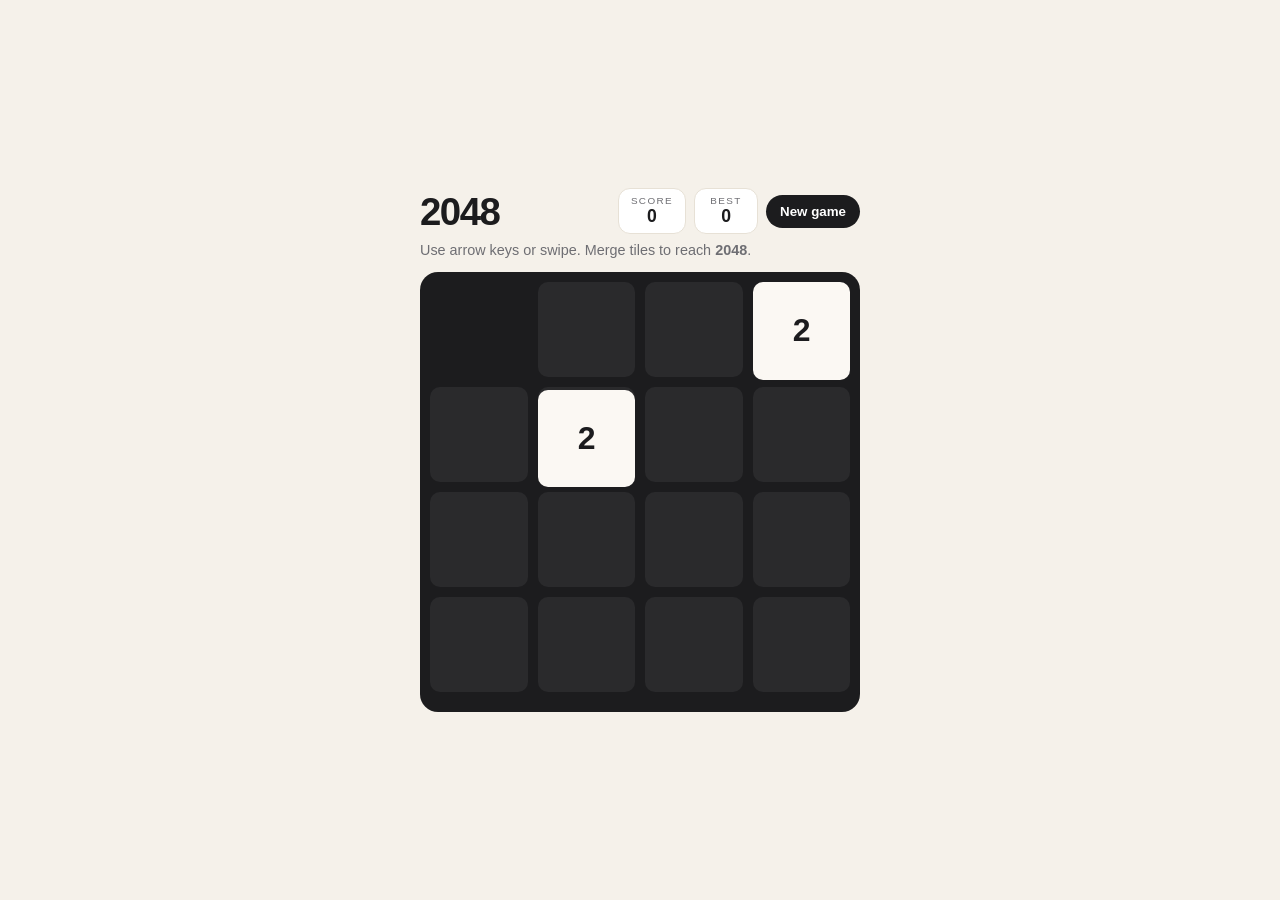
<file: Projects/2048 Game/index.html>
<!doctype html>
<html lang="en">
<head>
  <meta charset="utf-8" />
  <meta name="viewport" content="width=device-width, initial-scale=1, viewport-fit=cover" />
  <title>2048</title>
  <link rel="stylesheet" href="style.css" />
</head>
<body>
  <main class="wrap">
    <header class="head">
      <h1>2048</h1>
      <div class="scores">
        <div class="score"><span>Score</span><strong id="score">0</strong></div>
        <div class="score"><span>Best</span><strong id="best">0</strong></div>
        <button id="reset" class="btn">New game</button>
      </div>
    </header>
    <p class="hint">Use arrow keys or swipe. Merge tiles to reach <strong>2048</strong>.</p>
    <div id="board" class="board" tabindex="0" aria-label="2048 board">
      <div class="cells" aria-hidden="true">
        <!-- 16 background cells -->
      </div>
      <div id="tiles" class="tiles"></div>
    </div>
    <div id="msg" class="msg" hidden></div>
  </main>
  <script src="script.js"></script>
</body>
</html>
</file>
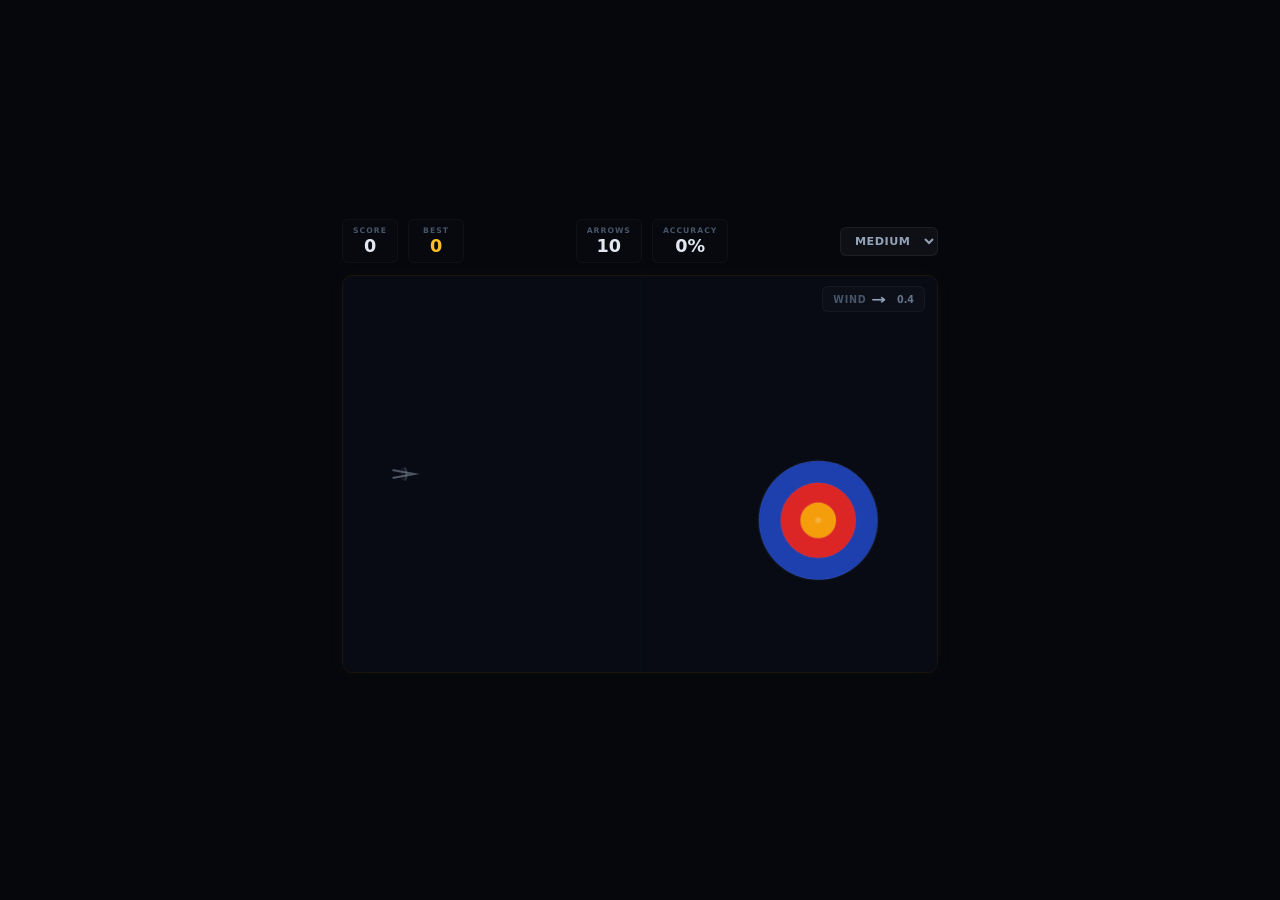
<file: Projects/Archery Game/index.html>
<!DOCTYPE html>
<html lang="en">
<head>
  <meta charset="UTF-8">
  <meta name="viewport" content="width=device-width, initial-scale=1.0, user-scalable=no">
  <title>Archery Game</title>
  <link rel="stylesheet" href="style.css">
</head>
<body>
  <div class="app">
    <header class="hud">
      <div class="hud-group">
        <div class="hud-item">
          <span class="hud-lbl">Score</span>
          <span class="hud-val" id="scoreVal">0</span>
        </div>
        <div class="hud-item">
          <span class="hud-lbl">Best</span>
          <span class="hud-val accent" id="bestVal">0</span>
        </div>
      </div>
      <div class="hud-group">
        <div class="hud-item">
          <span class="hud-lbl">Arrows</span>
          <span class="hud-val" id="arrowVal">10</span>
        </div>
        <div class="hud-item">
          <span class="hud-lbl">Accuracy</span>
          <span class="hud-val" id="accVal">0%</span>
        </div>
      </div>
      <select class="diff-select" id="diffSelect">
        <option value="easy">Easy</option>
        <option value="medium" selected>Medium</option>
        <option value="hard">Hard</option>
      </select>
    </header>

    <div class="canvas-wrap">
      <canvas id="gameCanvas" width="600" height="400"></canvas>
      <div class="wind-indicator" id="windIndicator">
        <span class="wind-lbl">WIND</span>
        <span class="wind-arrow" id="windArrow">→</span>
        <span class="wind-val" id="windVal">0.0</span>
      </div>
    </div>

    <div class="overlay" id="overlay">
      <div class="modal" id="modal">
        <h2 class="modal-title" id="modalTitle">Game Over</h2>
        <div class="modal-stats">
          <div class="ms-row"><span>Final Score</span><span id="finalScore">0</span></div>
          <div class="ms-row"><span>Arrows Shot</span><span id="finalShots">0</span></div>
          <div class="ms-row"><span>Hits</span><span id="finalHits">0</span></div>
          <div class="ms-row"><span>Accuracy</span><span id="finalAcc">0%</span></div>
          <div class="ms-row"><span>Best Score</span><span id="finalBest">0</span></div>
        </div>
        <button class="modal-btn" id="resetBtn">Play Again</button>
      </div>
    </div>
  </div>

  <script src="script.js"></script>
</body>
</html>
</file>
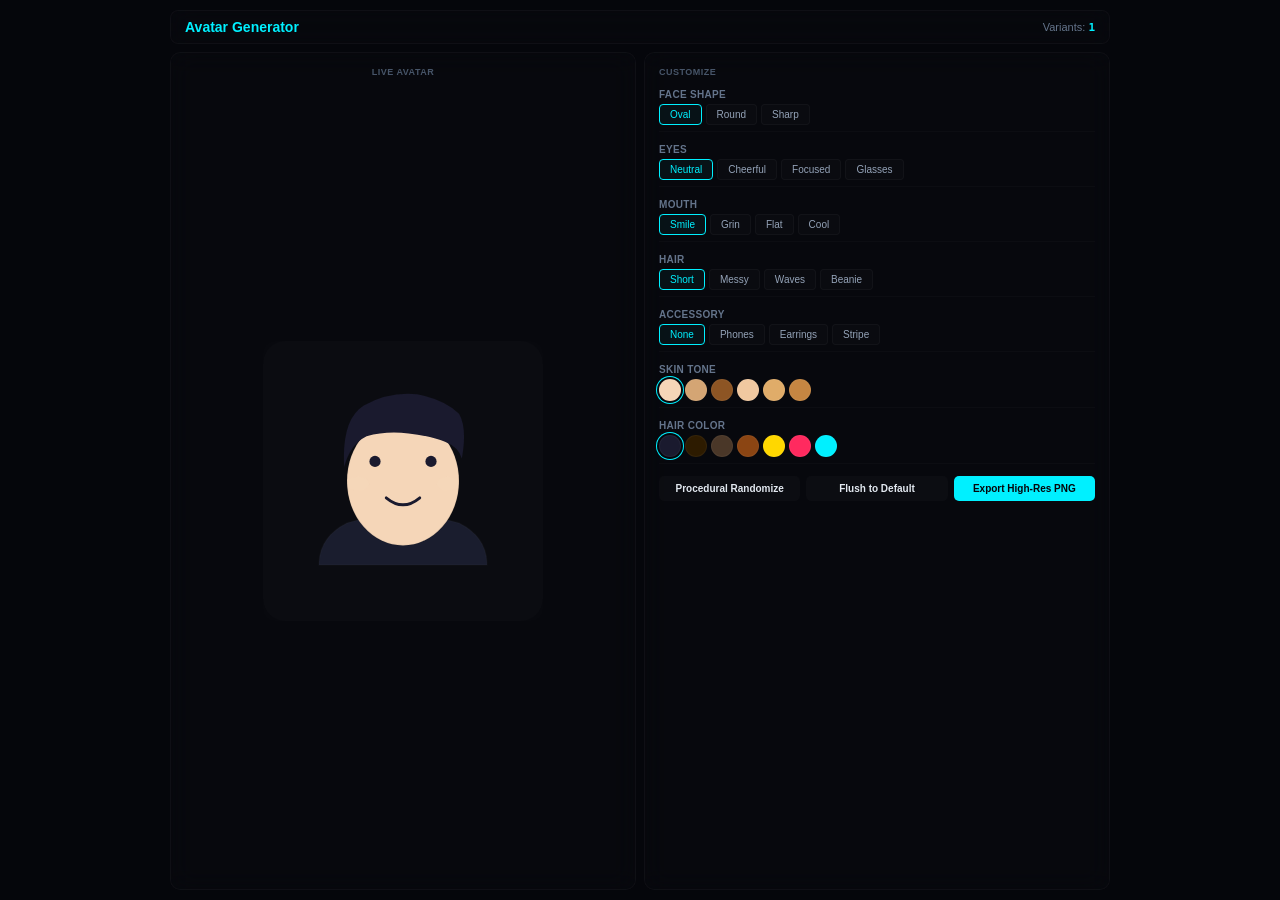
<file: Projects/Avatar Generator/index.html>
<!DOCTYPE html>
<html lang="en">
<head>
  <meta charset="UTF-8">
  <meta name="viewport" content="width=device-width, initial-scale=1.0">
  <title>Avatar Generator</title>
  <link rel="stylesheet" href="style.css">
</head>
<body>
  <div id="app">
    <!-- Top bar -->
    <div id="topBar">
      <span id="brand">Avatar Generator</span>
      <span id="variantCount">Variants: <b id="varCount">1</b></span>
    </div>

    <!-- Main split -->
    <div id="main">
      <!-- Preview -->
      <div id="previewPanel" class="panel">
        <div class="panel-title">Live Avatar</div>
        <div id="avatarViewport">
          <div id="avatarWrap">
            <svg id="avatarSvg" viewBox="0 0 200 200" xmlns="http://www.w3.org/2000/svg"></svg>
          </div>
        </div>
      </div>

      <!-- Controls -->
      <div id="ctrlPanel" class="panel">
        <div class="panel-title">Customize</div>

        <div class="ctrl-group">
          <span class="ctrl-label">Face Shape</span>
          <div class="opt-row" id="faceOpts"></div>
        </div>

        <div class="ctrl-group">
          <span class="ctrl-label">Eyes</span>
          <div class="opt-row" id="eyesOpts"></div>
        </div>

        <div class="ctrl-group">
          <span class="ctrl-label">Mouth</span>
          <div class="opt-row" id="mouthOpts"></div>
        </div>

        <div class="ctrl-group">
          <span class="ctrl-label">Hair</span>
          <div class="opt-row" id="hairOpts"></div>
        </div>

        <div class="ctrl-group">
          <span class="ctrl-label">Accessory</span>
          <div class="opt-row" id="accOpts"></div>
        </div>

        <div class="ctrl-group">
          <span class="ctrl-label">Skin Tone</span>
          <div class="chip-row" id="skinChips"></div>
        </div>

        <div class="ctrl-group">
          <span class="ctrl-label">Hair Color</span>
          <div class="chip-row" id="hairChips"></div>
        </div>

        <div id="actionRow">
          <button id="randomBtn">Procedural Randomize</button>
          <button id="resetBtn">Flush to Default</button>
          <button id="exportBtn">Export High-Res PNG</button>
        </div>
      </div>
    </div>
  </div>

  <script src="script.js"></script>
</body>
</html>
</file>
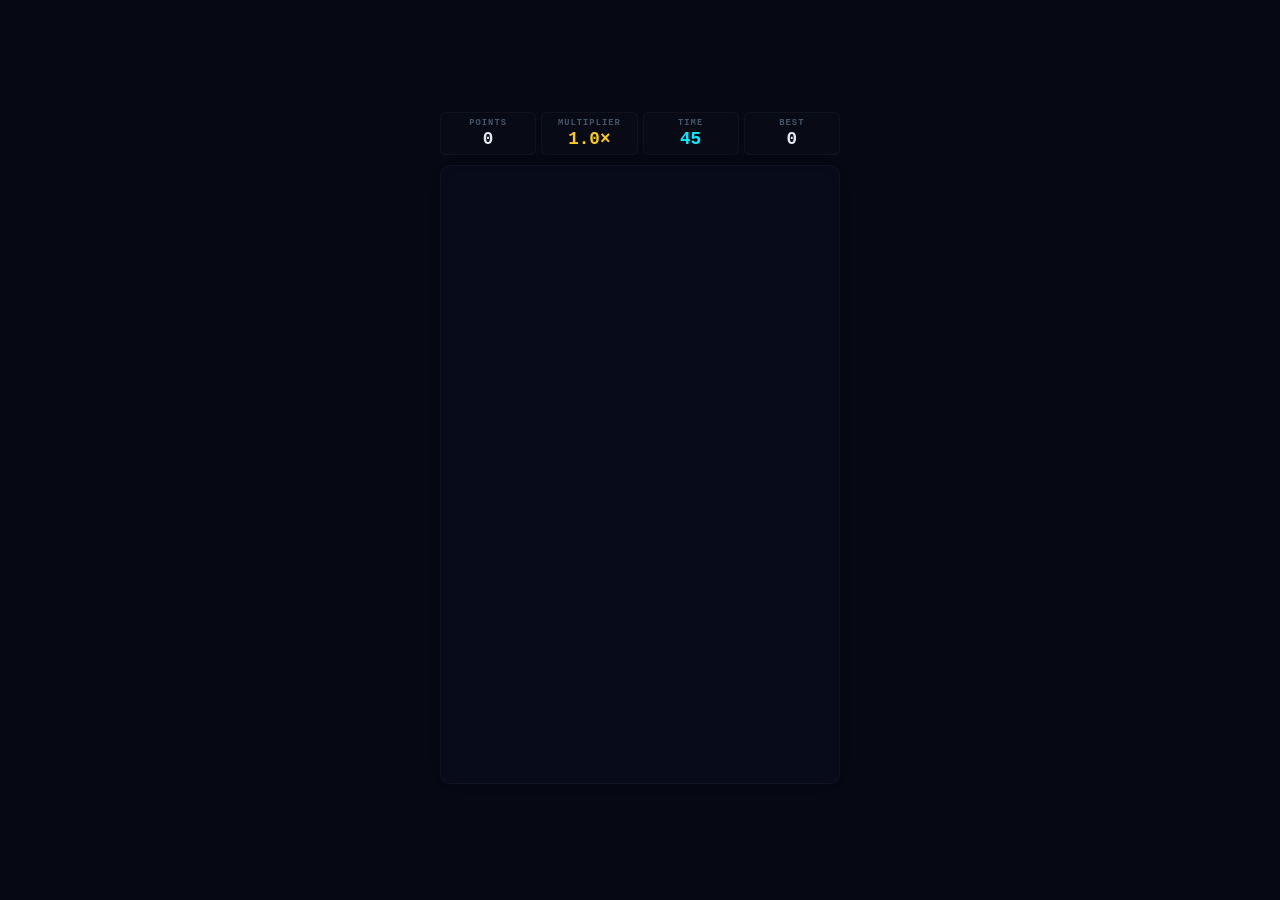
<file: Projects/Balloon Pop/index.html>
<!DOCTYPE html>
<html lang="en">
<head>
  <meta charset="UTF-8">
  <meta name="viewport" content="width=device-width, initial-scale=1.0, user-scalable=no">
  <title>Balloon Pop</title>
  <link rel="stylesheet" href="style.css">
</head>
<body>
  <div class="app">
    <header class="hud">
      <div class="hud-item">
        <span class="hud-lbl">Points</span>
        <span class="hud-val" id="scoreVal">0</span>
      </div>
      <div class="hud-item">
        <span class="hud-lbl">Multiplier</span>
        <span class="hud-val accent" id="multiVal">1.0×</span>
      </div>
      <div class="hud-item">
        <span class="hud-lbl">Time</span>
        <span class="hud-val timer" id="timerVal">45</span>
      </div>
      <div class="hud-item">
        <span class="hud-lbl">Best</span>
        <span class="hud-val" id="bestVal">0</span>
      </div>
    </header>

    <div class="sky" id="sky"></div>

    <div class="overlay" id="overlay">
      <div class="modal">
        <h2 class="modal-title">Time's Up!</h2>
        <div class="mo-stats">
          <div class="mo-row"><span>Balloons Popped</span><span id="moScore">0</span></div>
          <div class="mo-row"><span>High Score</span><span id="moBest">0</span></div>
        </div>
        <button class="modal-btn" id="resetBtn">Play Again</button>
      </div>
    </div>
  </div>

  <script src="script.js"></script>
</body>
</html>
</file>
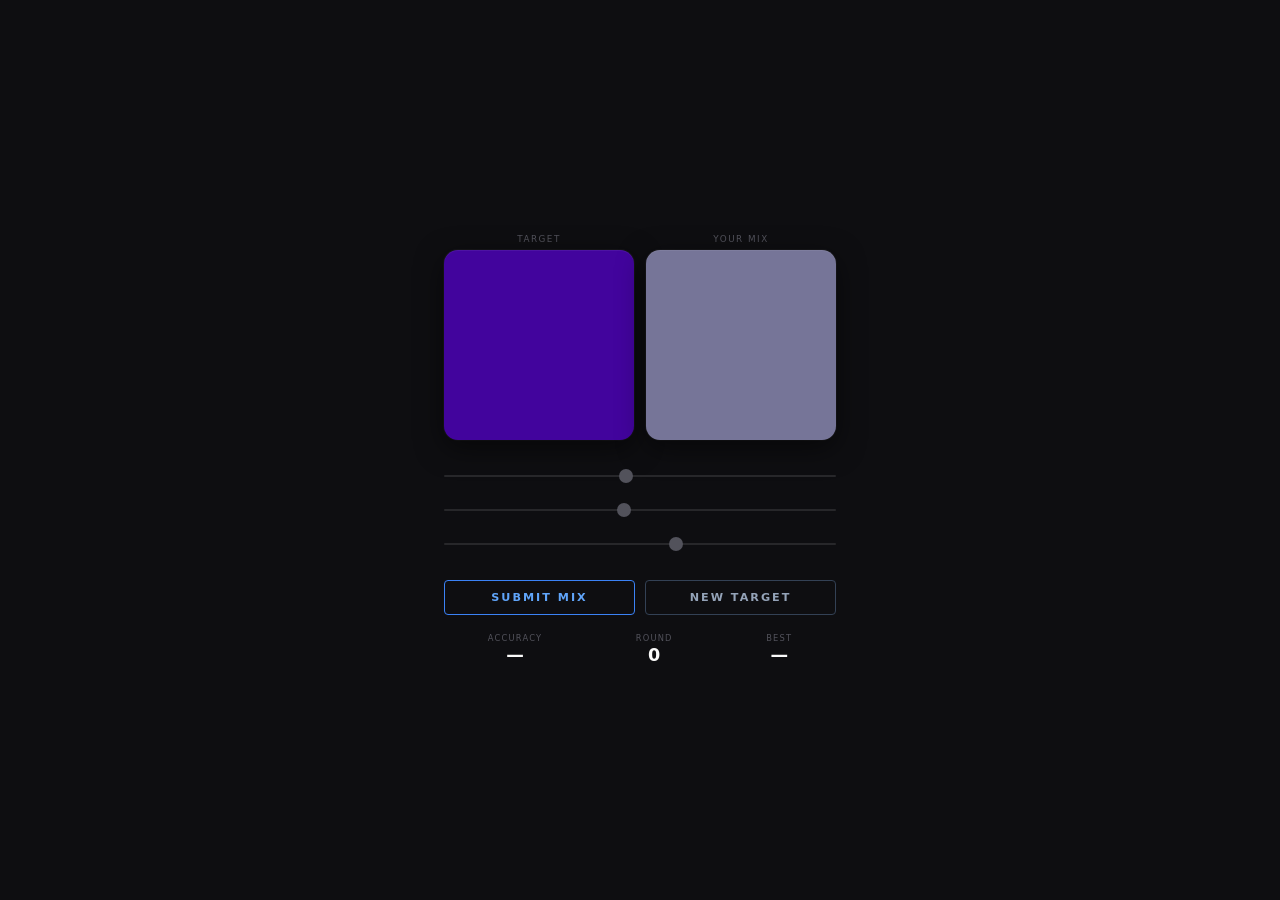
<file: Projects/Blind Color Mixer/index.html>
<!DOCTYPE html>
<html lang="en">
<head>
  <meta charset="UTF-8">
  <meta name="viewport" content="width=device-width, initial-scale=1.0">
  <title>Blind Color Mixer — Design Lab</title>
  <link rel="stylesheet" href="style.css">
</head>
<body>
  <div id="app">
    <div id="panels">
      <div class="panel">
        <span class="panel-label">TARGET</span>
        <div id="targetBox" class="color-box"></div>
      </div>
      <div class="panel">
        <span class="panel-label">YOUR MIX</span>
        <div id="mixBox" class="color-box"></div>
      </div>
    </div>

    <div id="sliders">
      <input type="range" min="0" max="255" id="redSlider" class="blind-slider" data-channel="R">
      <input type="range" min="0" max="255" id="greenSlider" class="blind-slider" data-channel="G">
      <input type="range" min="0" max="255" id="blueSlider" class="blind-slider" data-channel="B">
    </div>

    <div id="actions">
      <button id="submitBtn" class="btn primary">SUBMIT MIX</button>
      <button id="newBtn" class="btn secondary">NEW TARGET</button>
    </div>

    <div id="hud">
      <div class="hud-cell">
        <span class="hud-label">Accuracy</span>
        <span id="accuracyDisplay" class="hud-value">—</span>
      </div>
      <div class="hud-cell">
        <span class="hud-label">Round</span>
        <span id="roundDisplay" class="hud-value">0</span>
      </div>
      <div class="hud-cell">
        <span class="hud-label">Best</span>
        <span id="bestDisplay" class="hud-value">—</span>
      </div>
    </div>

    <div id="overlay" class="hidden">
      <div class="modal">
        <h2 id="resultTitle">RESULT</h2>
        <div class="modal-divider"></div>
        <div class="modal-body">
          <div id="accuracyBlock">
            <span id="accuracyPct" class="accuracy-big">0.0%</span>
            <span class="accuracy-label">ACCURACY</span>
          </div>
          <div id="rgbCompare">
            <div class="rgb-row">
              <span class="rgb-label">Target</span>
              <span id="targetRgb" class="rgb-value">rgb(0, 0, 0)</span>
              <span id="targetSwatch" class="swatch"></span>
            </div>
            <div class="rgb-row">
              <span class="rgb-label">Your Mix</span>
              <span id="mixRgb" class="rgb-value">rgb(0, 0, 0)</span>
              <span id="mixSwatch" class="swatch"></span>
            </div>
          </div>
        </div>
        <button id="continueBtn" class="btn primary">CONTINUE</button>
      </div>
    </div>
  </div>

  <script src="script.js"></script>
</body>
</html>
</file>
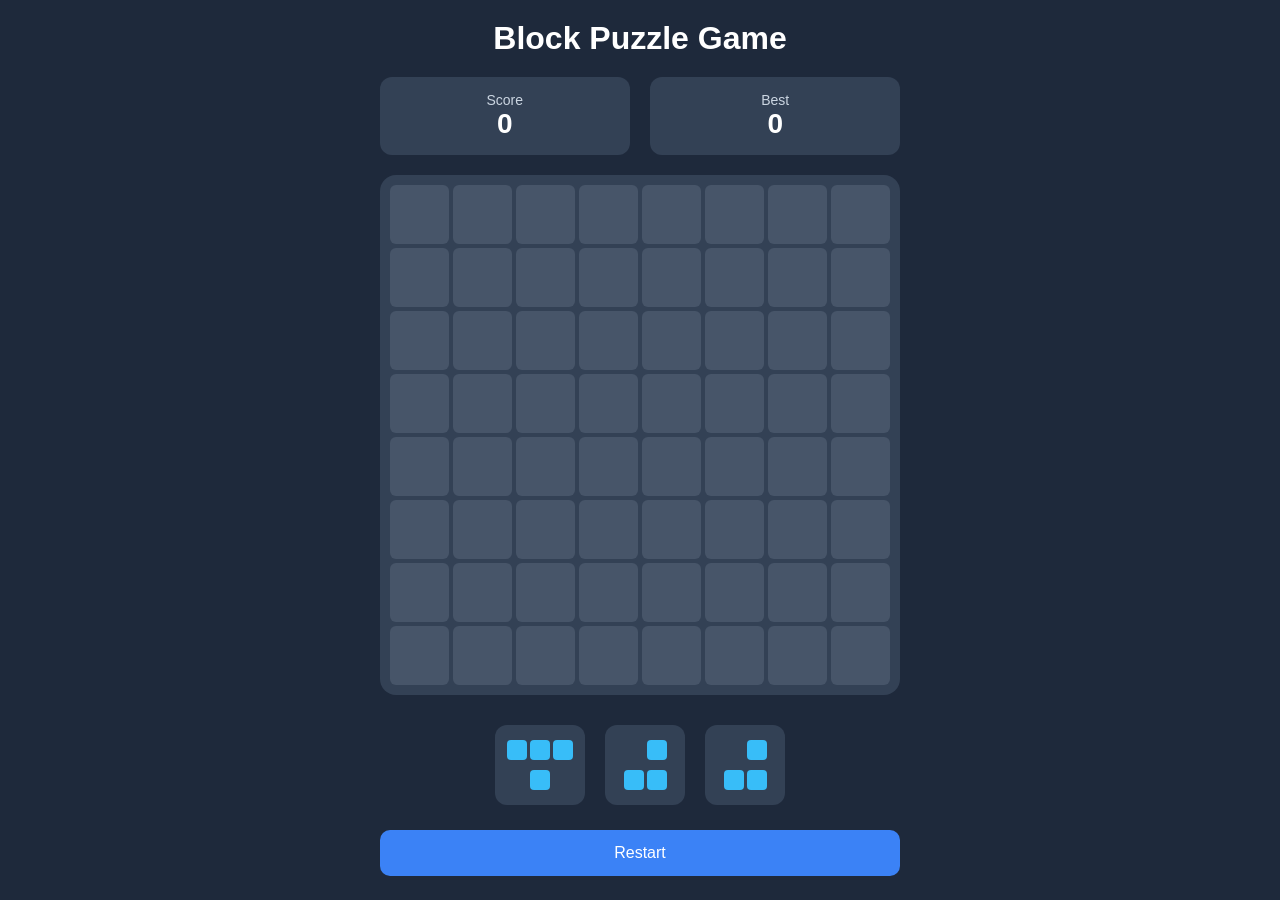
<file: Projects/Block Puzzle Game/index.html>
<!DOCTYPE html>
<html lang="en">
<head>
  <meta charset="UTF-8">
  <meta name="viewport" content="width=device-width, initial-scale=1.0">
  <title>Block Puzzle Game</title>
  <link rel="stylesheet" href="style.css">
</head>
<body>

  <main class="container">
    <h1>Block Puzzle Game</h1>

    <div class="score-board">
      <div class="score-box">
        <p>Score</p>
        <span id="score">0</span>
      </div>

      <div class="score-box">
        <p>Best</p>
        <span id="bestScore">0</span>
      </div>
    </div>

    <div id="board"></div>

    <div id="pieceContainer"></div>

    <button id="restartBtn">Restart</button>
  </main>

  <script src="script.js"></script>
</body>
</html>
</file>
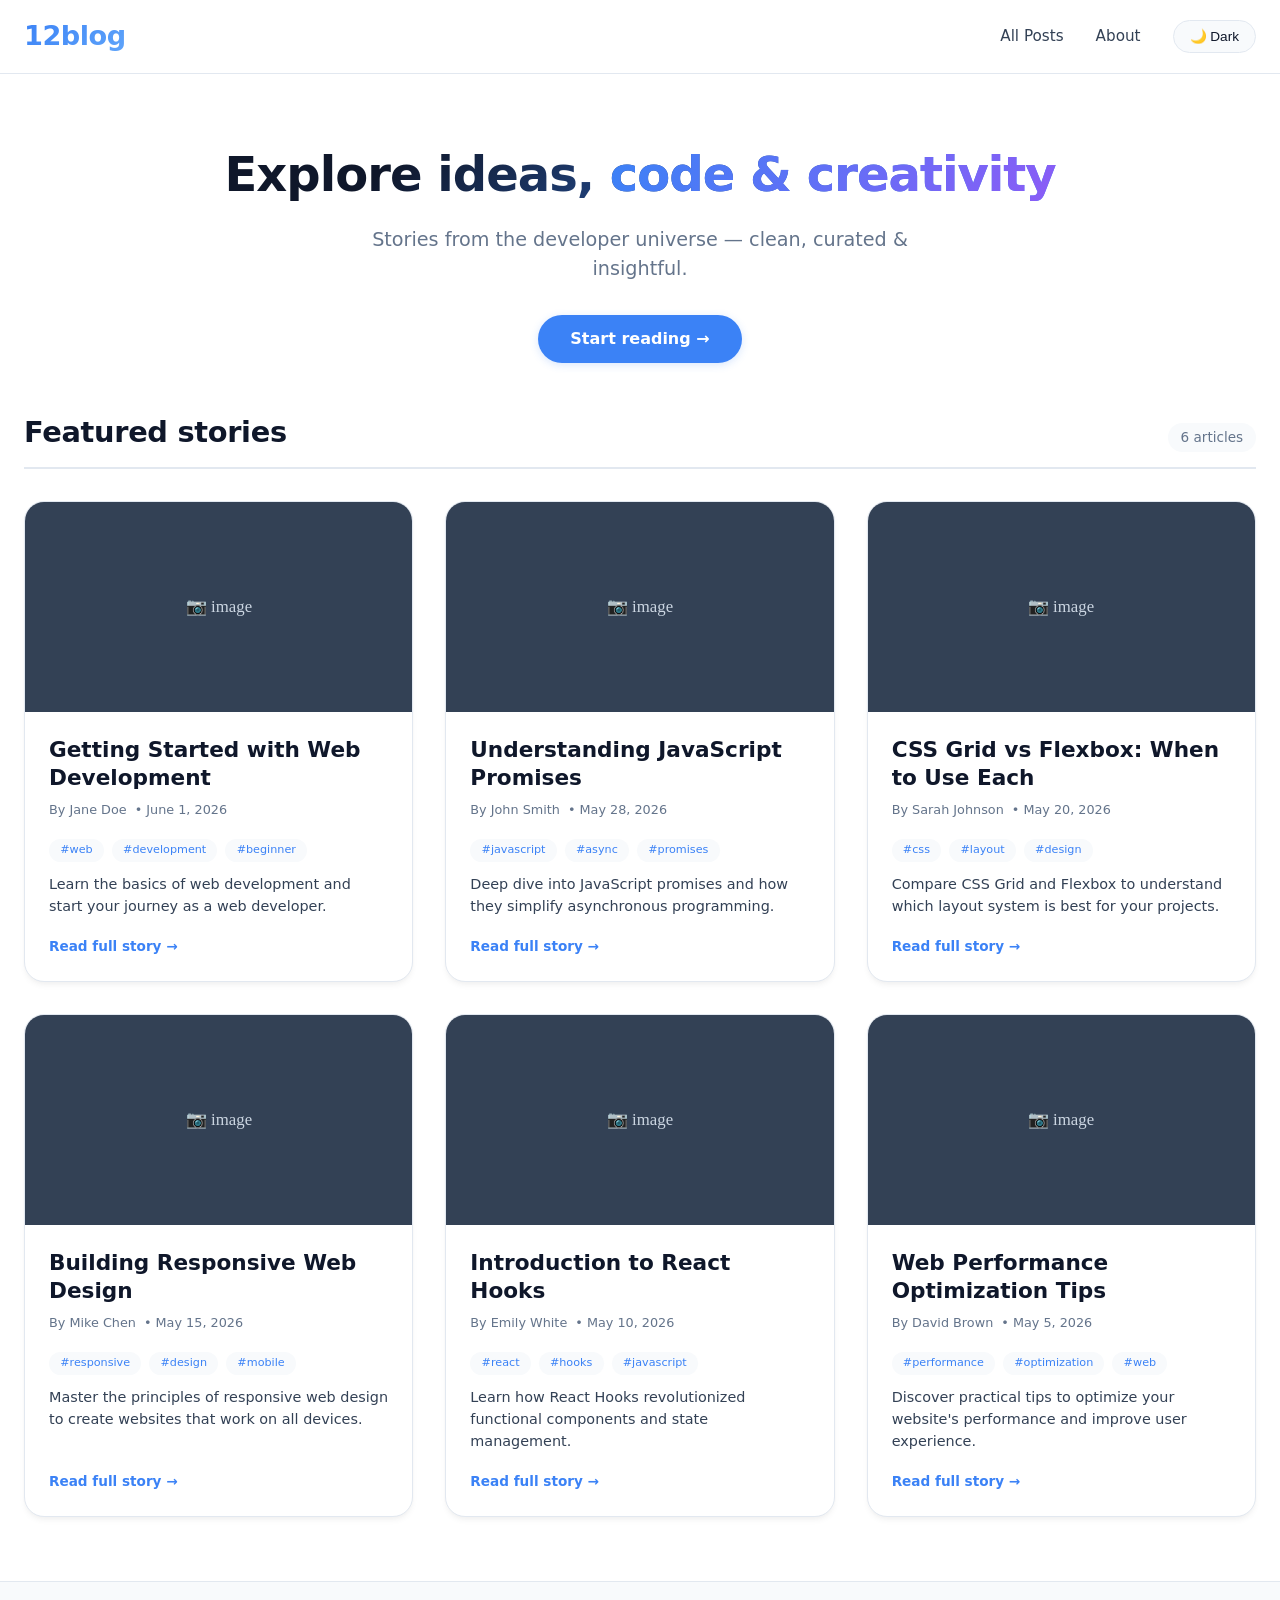
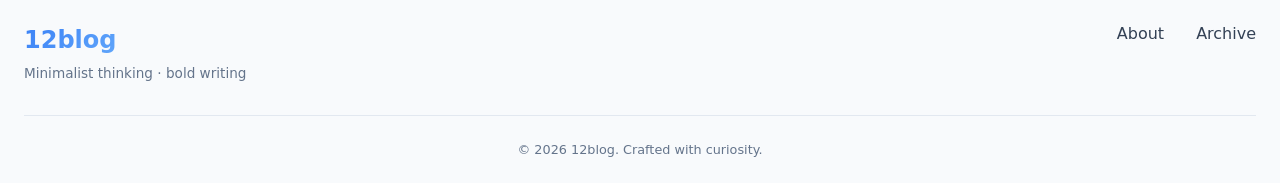
<file: Projects/Blog/index.html>
<!DOCTYPE html>
<html lang="en">
<head>
    <meta charset="UTF-8">
    <meta name="viewport" content="width=device-width, initial-scale=1.0, viewport-fit=cover">
    <title>12blog | Minimalist Tech & Ideas</title>
    <meta name="description" content="A clean, modern blog platform sharing stories on development, design, and performance.">
    
    <!-- Dynamic SVG Favicon -->
    <link rel="icon" type="image/svg+xml" href="data:image/svg+xml,%3Csvg xmlns='http://www.w3.org/2000/svg' viewBox='0 0 100 100'%3E%3Crect width='100' height='100' fill='%233b82f6'/%3E%3Ctext x='50' y='68' font-size='52' text-anchor='middle' fill='white' font-family='system-ui, sans-serif' font-weight='bold'%3E12%3C/text%3E%3C/svg%3E">
    <link rel="stylesheet" href="style.css">
    <!-- defer script ensures DOM ready -->
    <script src="script.js" defer></script>
</head>
<body>

    <header>
        <div class="header-container">
            <a href="#" class="logo" id="logoLink">12blog</a>
            <nav class="nav">
                <a href="#posts-section" id="allPostsLink">All Posts</a>
                <a href="#" id="aboutLink">About</a>
                <button class="theme-btn" id="themeBtn" aria-label="Dark/Light mode">🌙 Dark</button>
            </nav>
        </div>
    </header>

    <main>
        <div class="container">
            <!-- Hero section with subtle animation -->
            <section class="hero">
                <div class="hero-content">
                    <h1>Explore ideas, <span class="gradient-text">code & creativity</span></h1>
                    <p>Stories from the developer universe — clean, curated & insightful.</p>
                    <a href="#posts-section" class="hero-cta">Start reading →</a>
                </div>
            </section>

            <!-- Posts Grid Section -->
            <section class="posts-section" id="posts-section">
                <div class="section-header">
                    <h2 class="section-title">Featured stories</h2>
                    <div class="posts-count" id="postsCount">6 articles</div>
                </div>
                <div class="posts-grid" id="postsGrid"></div>
            </section>
        </div>
    </main>

    <footer>
        <div class="container">
            <div class="footer-content">
                <div class="footer-brand">
                    <span class="footer-logo">12blog</span>
                    <p>Minimalist thinking · bold writing</p>
                </div>
                <div class="footer-links">
                    <a href="#" id="footerAboutLink">About</a>
                    <a href="#posts-section">Archive</a>
                </div>
            </div>
            <div class="footer-bottom">
                <p>&copy; <span id="currentYear"></span> 12blog. Crafted with curiosity.</p>
            </div>
        </div>
    </footer>

    <!-- MODAL: Full Post View -->
    <div id="postModal" class="modal" role="dialog" aria-modal="true" aria-labelledby="modalTitle">
        <div class="modal-content">
            <button class="close-btn" id="closePostModalBtn" aria-label="Close">&times;</button>
            <h1 class="modal-title" id="modalTitle"></h1>
            <div class="modal-meta" id="modalMeta"></div>
            <img id="modalImage" class="modal-image" alt="Featured illustration" loading="lazy">
            <div class="modal-body" id="modalBody"></div>
        </div>
    </div>

    <!-- MODAL: About -->
    <div id="aboutModal" class="modal" role="dialog" aria-modal="true" aria-labelledby="aboutModalTitle">
        <div class="modal-content about-modal-content">
            <button class="close-btn" id="closeAboutModalBtn" aria-label="Close">&times;</button>
            <h2 id="aboutModalTitle" class="about-title">✦ about 12blog</h2>
            <div class="about-text">
                <p><strong>12Blog</strong> is a sanctuary for curious minds — blending tech, design, and human-centric storytelling. Born from the idea that good writing and clean code can coexist.</p>
                <p>We publish deep dives on web development, performance, JavaScript, CSS architecture, and modern tooling. No fluff, just substance.</p>
                <p>📬 <em>Join the journey:</em> <a href="#" style="color:#3b82f6;">hello@12blog.dev</a> (placeholder)</p>
                <div class="about-tagline">— write once, inspire many —</div>
            </div>
        </div>
    </div>

</body>
</html>
</file>
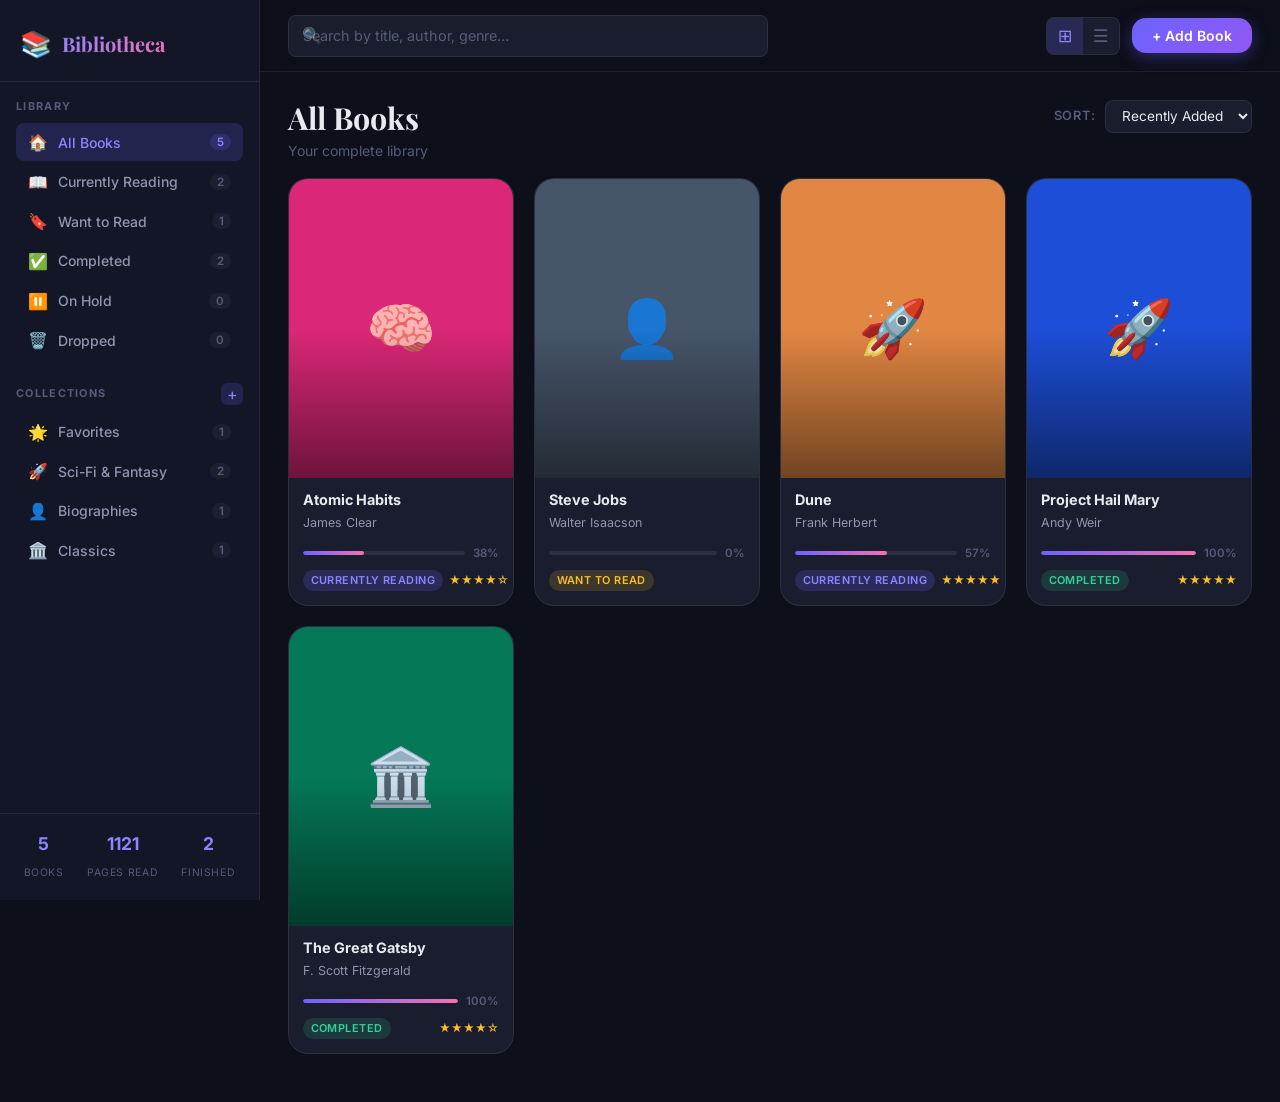
<file: Projects/Book Library/index.html>
<!DOCTYPE html>
<html lang="en">
<head>
  <meta charset="UTF-8" />
  <meta name="viewport" content="width=device-width, initial-scale=1.0" />
  <meta name="description" content="Book Library — Track your reading progress, manage shelves, and discover your next read." />
  <title>Book Library</title>
  <link rel="preconnect" href="https://fonts.googleapis.com" />
  <link rel="preconnect" href="https://fonts.gstatic.com" crossorigin />
  <link href="https://fonts.googleapis.com/css2?family=Inter:wght@300;400;500;600;700;800&family=Playfair+Display:wght@600;700&display=swap" rel="stylesheet" />
  <link rel="stylesheet" href="css/style.css" />
</head>
<body>

  <!-- ===== SIDEBAR ===== -->
  <aside class="sidebar" id="sidebar">
    <div class="sidebar-header">
      <div class="logo">
        <span class="logo-icon">📚</span>
        <span class="logo-text">Bibliotheca</span>
      </div>
      <button class="sidebar-close-btn" id="sidebarCloseBtn" aria-label="Close sidebar">✕</button>
    </div>

    <div class="sidebar-section">
      <p class="sidebar-label">Library</p>
      <nav class="shelf-nav" id="staticShelfNav">
        <button class="shelf-btn active" data-shelf="all" id="nav-all">
          <span class="shelf-icon">🏠</span> All Books
          <span class="shelf-count" id="count-all">0</span>
        </button>
        <button class="shelf-btn" data-shelf="currently-reading" id="nav-currently-reading">
          <span class="shelf-icon">📖</span> Currently Reading
          <span class="shelf-count" id="count-currently-reading">0</span>
        </button>
        <button class="shelf-btn" data-shelf="want-to-read" id="nav-want-to-read">
          <span class="shelf-icon">🔖</span> Want to Read
          <span class="shelf-count" id="count-want-to-read">0</span>
        </button>
        <button class="shelf-btn" data-shelf="completed" id="nav-completed">
          <span class="shelf-icon">✅</span> Completed
          <span class="shelf-count" id="count-completed">0</span>
        </button>
        <button class="shelf-btn" data-shelf="on-hold" id="nav-on-hold">
          <span class="shelf-icon">⏸️</span> On Hold
          <span class="shelf-count" id="count-on-hold">0</span>
        </button>
        <button class="shelf-btn" data-shelf="dropped" id="nav-dropped">
          <span class="shelf-icon">🗑️</span> Dropped
          <span class="shelf-count" id="count-dropped">0</span>
        </button>
      </nav>
    </div>

    <div class="sidebar-section">
      <p class="sidebar-label">Collections
        <button class="add-collection-btn" id="addCollectionBtn" title="New collection">+</button>
      </p>
      <nav class="shelf-nav" id="collectionsNav">
        <!-- Dynamic collections injected here -->
      </nav>
    </div>

    <div class="sidebar-footer">
      <div class="stats-mini">
        <div class="stat-mini-item">
          <span class="stat-mini-value" id="totalBooks">0</span>
          <span class="stat-mini-label">Books</span>
        </div>
        <div class="stat-mini-item">
          <span class="stat-mini-value" id="totalPages">0</span>
          <span class="stat-mini-label">Pages Read</span>
        </div>
        <div class="stat-mini-item">
          <span class="stat-mini-value" id="totalCompleted">0</span>
          <span class="stat-mini-label">Finished</span>
        </div>
      </div>
    </div>
  </aside>

  <!-- ===== MAIN CONTENT ===== -->
  <div class="main-wrapper">
    <!-- Top Bar -->
    <header class="topbar">
      <div class="topbar-left">
        <button class="hamburger-btn" id="hamburgerBtn" aria-label="Open sidebar">
          <span></span><span></span><span></span>
        </button>
        <div class="search-wrapper">
          <span class="search-icon">🔍</span>
          <input
            type="text"
            id="searchInput"
            class="search-input"
            placeholder="Search by title, author, genre…"
            autocomplete="off"
          />
          <button class="search-clear-btn" id="searchClearBtn" aria-label="Clear search">✕</button>
        </div>
      </div>
      <div class="topbar-right">
        <div class="view-toggle">
          <button class="view-btn active" id="gridViewBtn" title="Grid view">⊞</button>
          <button class="view-btn" id="listViewBtn" title="List view">☰</button>
        </div>
        <button class="btn-primary" id="addBookBtn">+ Add Book</button>
      </div>
    </header>

    <!-- Page Title -->
    <div class="page-header">
      <div>
        <h1 class="page-title" id="pageTitle">All Books</h1>
        <p class="page-subtitle" id="pageSubtitle">Your complete library</p>
      </div>
      <div class="sort-wrapper">
        <label for="sortSelect" class="sort-label">Sort:</label>
        <select id="sortSelect" class="sort-select">
          <option value="dateAdded-desc">Recently Added</option>
          <option value="dateAdded-asc">Oldest First</option>
          <option value="title-asc">Title A–Z</option>
          <option value="title-desc">Title Z–A</option>
          <option value="author-asc">Author A–Z</option>
          <option value="progress-desc">Progress (High)</option>
          <option value="rating-desc">Rating (High)</option>
        </select>
      </div>
    </div>

    <!-- Books Grid / List -->
    <main class="books-container" id="booksContainer">
      <div class="books-grid" id="booksGrid">
        <!-- Book cards injected here -->
      </div>
      <div class="empty-state" id="emptyState" style="display:none;">
        <div class="empty-icon">📭</div>
        <h2 class="empty-title">No books here yet</h2>
        <p class="empty-desc">Add a book to start building your library.</p>
        <button class="btn-primary" id="emptyAddBtn">+ Add Your First Book</button>
      </div>
      <div class="no-results" id="noResults" style="display:none;">
        <div class="empty-icon">🔎</div>
        <h2 class="empty-title">No results found</h2>
        <p class="empty-desc">Try a different search term or browse your shelves.</p>
      </div>
    </main>
  </div>

  <!-- ===== SIDEBAR OVERLAY ===== -->
  <div class="sidebar-overlay" id="sidebarOverlay"></div>

  <!-- ===== ADD / EDIT BOOK MODAL ===== -->
  <div class="modal-overlay" id="bookModalOverlay" role="dialog" aria-modal="true" aria-labelledby="modalTitle">
    <div class="modal" id="bookModal">
      <div class="modal-header">
        <h2 class="modal-title" id="modalTitle">Add New Book</h2>
        <button class="modal-close" id="modalCloseBtn" aria-label="Close modal">✕</button>
      </div>
      <div class="modal-body">
        <form id="bookForm" novalidate>
          <input type="hidden" id="bookId" />

          <div class="form-row">
            <div class="form-group form-group-2">
              <label for="bookTitle">Title <span class="required">*</span></label>
              <input type="text" id="bookTitle" placeholder="e.g. The Great Gatsby" required />
              <span class="form-error" id="titleError"></span>
            </div>
            <div class="form-group form-group-1">
              <label for="bookAuthor">Author <span class="required">*</span></label>
              <input type="text" id="bookAuthor" placeholder="e.g. F. Scott Fitzgerald" required />
              <span class="form-error" id="authorError"></span>
            </div>
          </div>

          <div class="form-row">
            <div class="form-group form-group-1">
              <label for="bookGenre">Genre</label>
              <input type="text" id="bookGenre" placeholder="e.g. Fiction, Mystery…" />
            </div>
            <div class="form-group form-group-1">
              <label for="bookShelf">Shelf <span class="required">*</span></label>
              <select id="bookShelf">
                <option value="want-to-read">Want to Read</option>
                <option value="currently-reading">Currently Reading</option>
                <option value="completed">Completed</option>
                <option value="on-hold">On Hold</option>
                <option value="dropped">Dropped</option>
              </select>
            </div>
          </div>

          <div class="form-row">
            <div class="form-group form-group-1">
              <label for="bookTotalPages">Total Pages</label>
              <input type="number" id="bookTotalPages" placeholder="e.g. 320" min="1" />
            </div>
            <div class="form-group form-group-1">
              <label for="bookCurrentPage">Current Page</label>
              <input type="number" id="bookCurrentPage" placeholder="e.g. 145" min="0" />
            </div>
            <div class="form-group form-group-1">
              <label for="bookRating">Rating</label>
              <div class="star-rating-input" id="starRatingInput">
                <button type="button" class="star-btn" data-value="1">★</button>
                <button type="button" class="star-btn" data-value="2">★</button>
                <button type="button" class="star-btn" data-value="3">★</button>
                <button type="button" class="star-btn" data-value="4">★</button>
                <button type="button" class="star-btn" data-value="5">★</button>
              </div>
              <input type="hidden" id="bookRating" value="0" />
            </div>
          </div>

          <div class="form-row">
            <div class="form-group form-group-1">
              <label for="bookISBN">ISBN</label>
              <input type="text" id="bookISBN" placeholder="e.g. 978-3-16-148410-0" />
            </div>
            <div class="form-group form-group-1">
              <label for="bookPublishedYear">Published Year</label>
              <input type="number" id="bookPublishedYear" placeholder="e.g. 1925" min="1000" max="2100" />
            </div>
            <div class="form-group form-group-1">
              <label for="bookColor">Cover Color</label>
              <input type="color" id="bookColor" value="#6366f1" class="color-picker" />
            </div>
          </div>

          <div class="form-group">
            <label for="bookCollection">Add to Collection</label>
            <select id="bookCollection">
              <option value="">— None —</option>
            </select>
          </div>

          <div class="form-group">
            <label for="bookNotes">Notes</label>
            <textarea id="bookNotes" rows="3" placeholder="Your thoughts, quotes, or reminders…"></textarea>
          </div>
        </form>
      </div>
      <div class="modal-footer">
        <button class="btn-ghost" id="cancelBookBtn">Cancel</button>
        <button class="btn-primary" id="saveBookBtn">Save Book</button>
      </div>
    </div>
  </div>

  <!-- ===== BOOK DETAIL MODAL ===== -->
  <div class="modal-overlay" id="detailModalOverlay" role="dialog" aria-modal="true" aria-labelledby="detailTitle">
    <div class="modal modal-detail" id="detailModal">
      <button class="modal-close" id="detailCloseBtn" aria-label="Close">✕</button>
      <div class="detail-header" id="detailHeader">
        <div class="detail-cover" id="detailCover">
          <span class="detail-cover-emoji" id="detailCoverEmoji"></span>
        </div>
        <div class="detail-meta">
          <h2 class="detail-title" id="detailTitle">Book Title</h2>
          <p class="detail-author" id="detailAuthor">Author</p>
          <div class="detail-badges" id="detailBadges"></div>
          <div class="detail-stars" id="detailStars"></div>
        </div>
      </div>

      <div class="detail-body">
        <!-- Progress Section -->
        <div class="detail-section">
          <h3 class="detail-section-title">Reading Progress</h3>
          <div class="progress-controls">
            <div class="progress-inputs">
              <div class="progress-input-group">
                <label for="detailCurrentPage">Current Page</label>
                <input type="number" id="detailCurrentPage" min="0" />
              </div>
              <span class="progress-sep">/</span>
              <div class="progress-input-group">
                <label for="detailTotalPages">Total Pages</label>
                <input type="number" id="detailTotalPages" min="1" />
              </div>
            </div>
            <div class="progress-pct-display" id="progressPctDisplay">0%</div>
          </div>
          <div class="progress-bar-wrapper">
            <div class="progress-bar-track">
              <div class="progress-bar-fill" id="detailProgressBar"></div>
            </div>
          </div>
          <button class="btn-primary btn-sm" id="updateProgressBtn">Update Progress</button>
        </div>

        <!-- Shelf -->
        <div class="detail-section detail-two-col">
          <div>
            <h3 class="detail-section-title">Shelf</h3>
            <select id="detailShelf" class="detail-select">
              <option value="want-to-read">Want to Read</option>
              <option value="currently-reading">Currently Reading</option>
              <option value="completed">Completed</option>
              <option value="on-hold">On Hold</option>
              <option value="dropped">Dropped</option>
            </select>
          </div>
          <div>
            <h3 class="detail-section-title">Collection</h3>
            <select id="detailCollection" class="detail-select">
              <option value="">— None —</option>
            </select>
          </div>
        </div>

        <!-- Notes -->
        <div class="detail-section">
          <h3 class="detail-section-title">Notes</h3>
          <textarea id="detailNotes" rows="4" class="detail-notes" placeholder="Your thoughts, quotes…"></textarea>
        </div>

        <!-- Info Row -->
        <div class="detail-info-row" id="detailInfoRow"></div>
      </div>

      <div class="modal-footer">
        <button class="btn-danger" id="deleteBookBtn">🗑 Delete</button>
        <div style="display:flex;gap:0.75rem;">
          <button class="btn-ghost" id="editBookBtn">✏️ Edit</button>
          <button class="btn-primary" id="saveDetailBtn">Save Changes</button>
        </div>
      </div>
    </div>
  </div>

  <!-- ===== NEW COLLECTION MODAL ===== -->
  <div class="modal-overlay" id="collectionModalOverlay" role="dialog" aria-modal="true">
    <div class="modal modal-sm" id="collectionModal">
      <div class="modal-header">
        <h2 class="modal-title">New Collection</h2>
        <button class="modal-close" id="collectionCloseBtn" aria-label="Close">✕</button>
      </div>
      <div class="modal-body">
        <div class="form-group">
          <label for="collectionName">Collection Name <span class="required">*</span></label>
          <input type="text" id="collectionName" placeholder="e.g. Summer Reads, Favorites…" />
          <span class="form-error" id="collectionError"></span>
        </div>
        <div class="form-group">
          <label for="collectionEmoji">Icon (emoji)</label>
          <input type="text" id="collectionEmoji" placeholder="e.g. 🌟" maxlength="2" class="emoji-input" />
        </div>
      </div>
      <div class="modal-footer">
        <button class="btn-ghost" id="cancelCollectionBtn">Cancel</button>
        <button class="btn-primary" id="saveCollectionBtn">Create</button>
      </div>
    </div>
  </div>

  <!-- ===== DELETE CONFIRM MODAL ===== -->
  <div class="modal-overlay" id="deleteModalOverlay" role="dialog" aria-modal="true">
    <div class="modal modal-sm" id="deleteModal">
      <div class="modal-header">
        <h2 class="modal-title">Delete Book?</h2>
        <button class="modal-close" id="deleteCloseBtn" aria-label="Close">✕</button>
      </div>
      <div class="modal-body">
        <p class="delete-confirm-text">Are you sure you want to remove <strong id="deleteBookTitle"></strong> from your library? This cannot be undone.</p>
      </div>
      <div class="modal-footer">
        <button class="btn-ghost" id="cancelDeleteBtn">Cancel</button>
        <button class="btn-danger" id="confirmDeleteBtn">Delete</button>
      </div>
    </div>
  </div>

  <!-- ===== TOAST ===== -->
  <div class="toast-container" id="toastContainer"></div>

  <script src="js/storage.js"></script>
  <script src="js/data.js"></script>
  <script src="js/ui.js"></script>
  <script src="js/app.js"></script>
</body>
</html>
</file>
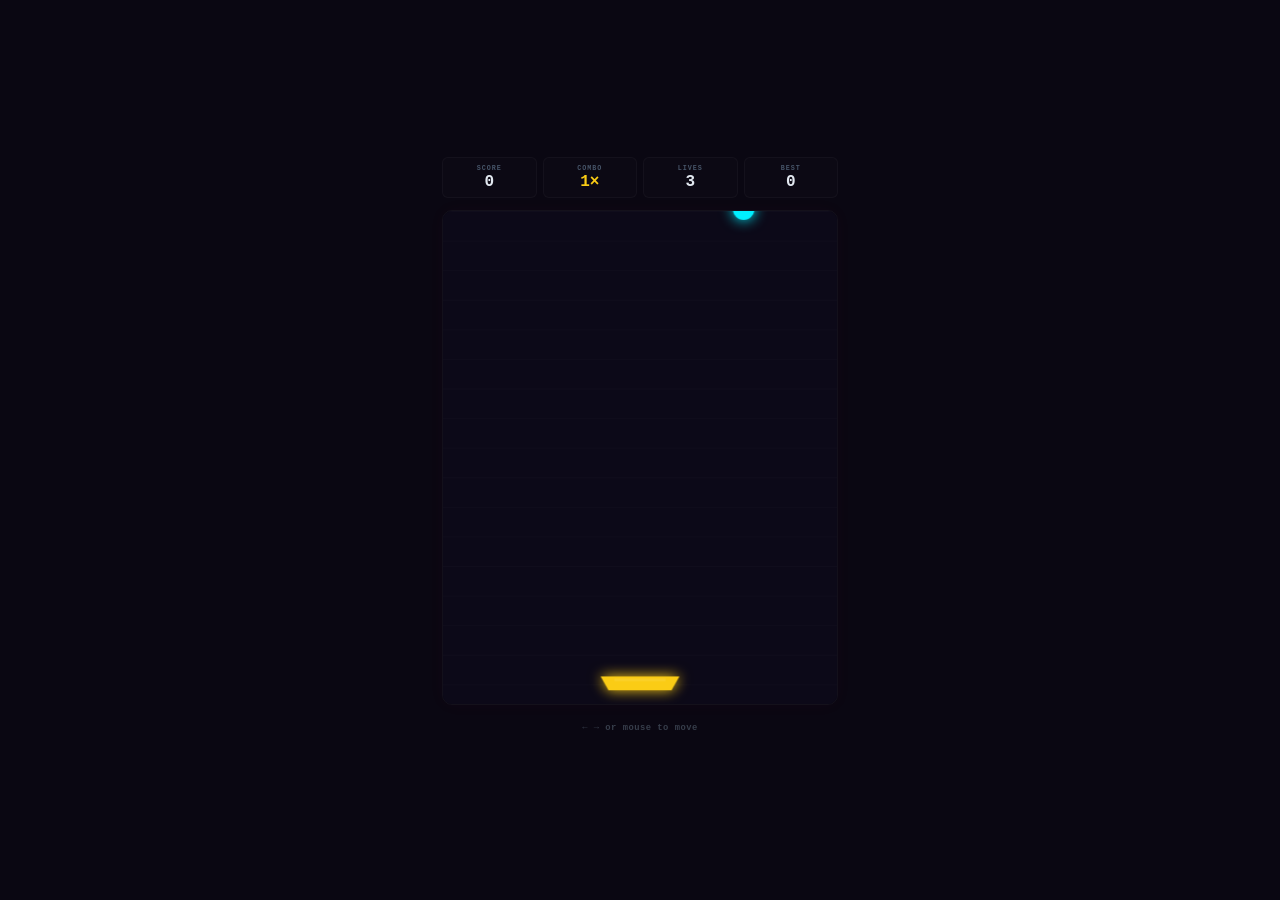
<file: Projects/Candy Collector/index.html>
<!DOCTYPE html>
<html lang="en">
<head>
  <meta charset="UTF-8">
  <meta name="viewport" content="width=device-width, initial-scale=1.0, user-scalable=no">
  <title>Candy Collector</title>
  <link rel="stylesheet" href="style.css">
</head>
<body>
  <div class="app">
    <header class="hud">
      <div class="hud-item">
        <span class="hud-lbl">Score</span>
        <span class="hud-val" id="scoreVal">0</span>
      </div>
      <div class="hud-item">
        <span class="hud-lbl">Combo</span>
        <span class="hud-val accent" id="comboVal">1×</span>
      </div>
      <div class="hud-item">
        <span class="hud-lbl">Lives</span>
        <span class="hud-val" id="livesVal">3</span>
      </div>
      <div class="hud-item">
        <span class="hud-lbl">Best</span>
        <span class="hud-val" id="bestVal">0</span>
      </div>
    </header>

    <div class="canvas-wrap">
      <canvas id="gameCanvas" width="400" height="500"></canvas>
    </div>

    <div class="legend">
      <span class="key-hint">← → or mouse to move</span>
    </div>

    <div class="overlay" id="overlay">
      <div class="modal">
        <h2 class="modal-title">Game Over</h2>
        <div class="mo-stats">
          <div class="mo-row"><span>Final Score</span><span id="moScore">0</span></div>
          <div class="mo-row"><span>Best Combo</span><span id="moCombo">1×</span></div>
          <div class="mo-row"><span>Best Score</span><span id="moBest">0</span></div>
        </div>
        <button class="modal-btn" id="resetBtn">Play Again</button>
      </div>
    </div>
  </div>

  <script src="script.js"></script>
</body>
</html>
</file>
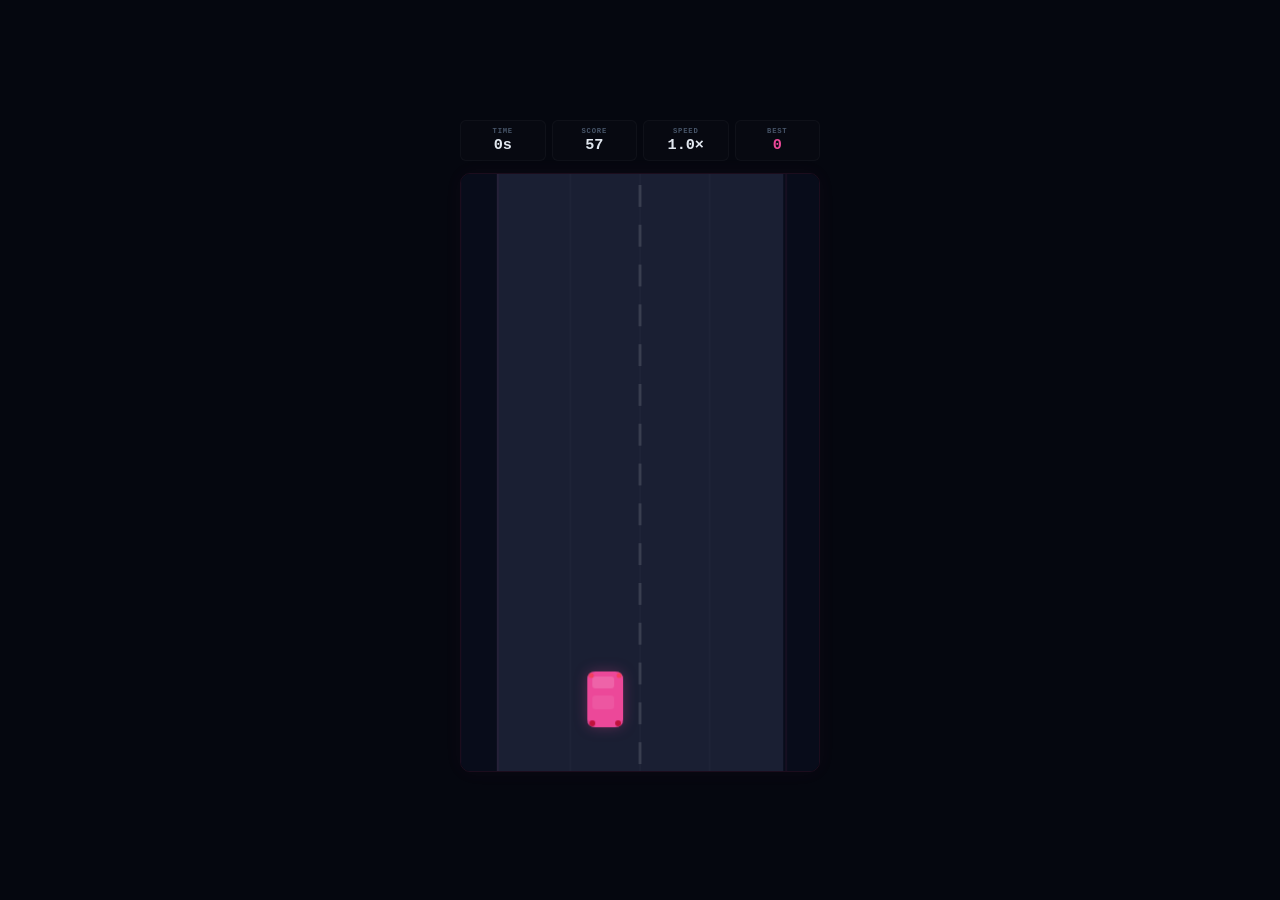
<file: Projects/Car Dodger Game/index.html>
<!DOCTYPE html>
<html lang="en">
<head>
  <meta charset="UTF-8">
  <meta name="viewport" content="width=device-width, initial-scale=1.0, user-scalable=no">
  <title>Car Dodger</title>
  <link rel="stylesheet" href="style.css">
</head>
<body>
  <div class="app">
    <header class="hud">
      <div class="hud-item">
        <span class="hud-lbl">Time</span>
        <span class="hud-val" id="timeVal">0s</span>
      </div>
      <div class="hud-item">
        <span class="hud-lbl">Score</span>
        <span class="hud-val" id="scoreVal">0</span>
      </div>
      <div class="hud-item">
        <span class="hud-lbl">Speed</span>
        <span class="hud-val" id="speedVal">1×</span>
      </div>
      <div class="hud-item">
        <span class="hud-lbl">Best</span>
        <span class="hud-val accent" id="bestVal">0</span>
      </div>
    </header>

    <div class="canvas-wrap">
      <canvas id="gameCanvas" width="360" height="600"></canvas>
    </div>

    <div class="overlay" id="overlay">
      <div class="modal" id="modal">
        <h2 class="modal-title">Game Over</h2>
        <div class="mo-stats">
          <div class="mo-row"><span>Survived</span><span id="moTime">0s</span></div>
          <div class="mo-row"><span>Score</span><span id="moScore">0</span></div>
          <div class="mo-row"><span>Best</span><span id="moBest">0</span></div>
        </div>
        <button class="modal-btn" id="resetBtn">Play Again</button>
      </div>
    </div>

  </div>

  <script src="script.js"></script>
</body>
</html>
</file>
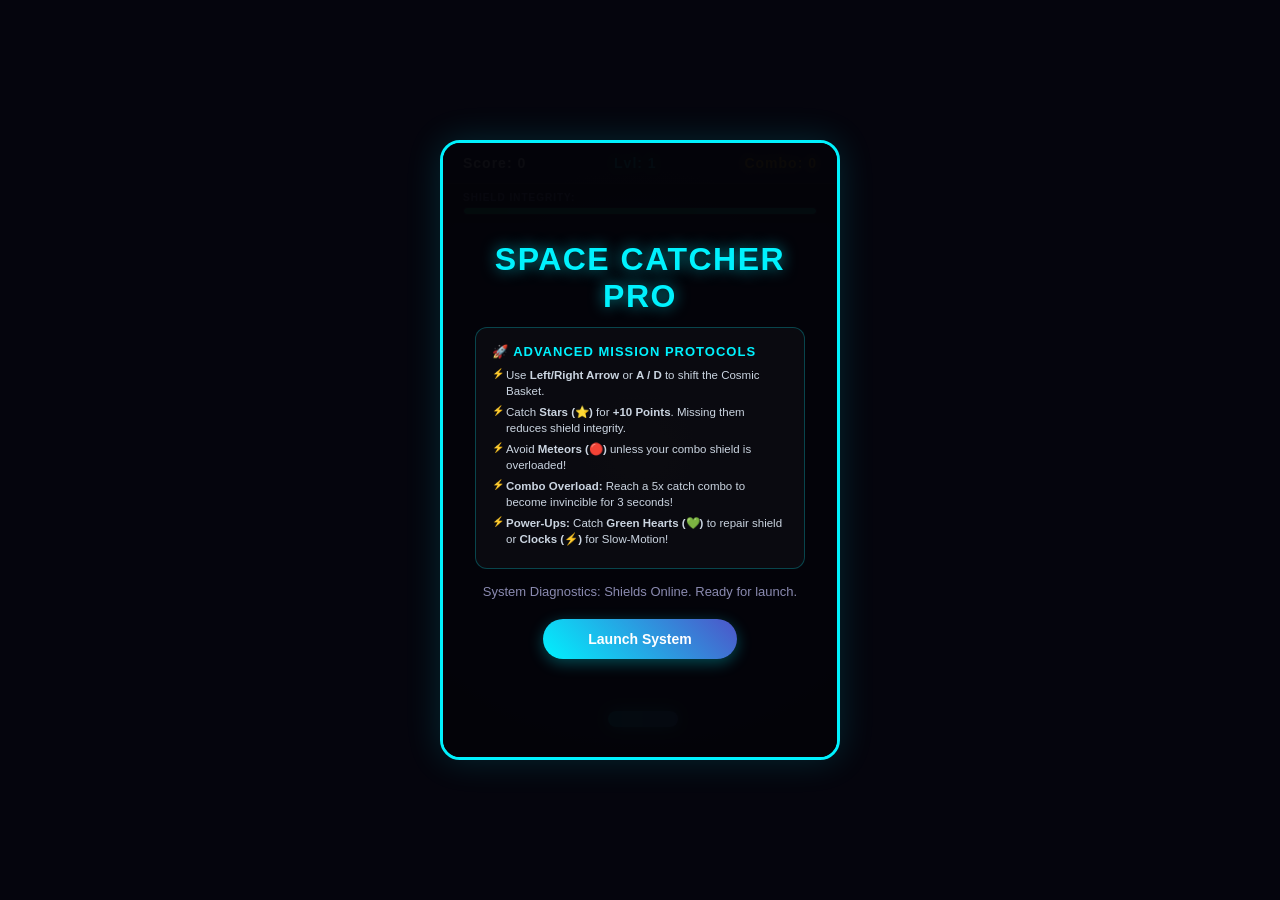
<file: Projects/Catch The Falling Objects/index.html>
<!DOCTYPE html>
<html lang="en">
<head>
    <meta charset="UTF-8">
    <meta name="viewport" content="width=device-width, initial-scale=1.0">
    <title>Catch The Falling Objects</title>
    <link rel="stylesheet" href="style.css">
</head>
<body>
    <div class="game-container">
        <div class="game-stats">
            <div class="stat-box">Score: <span id="score">0</span></div>
            <div class="stat-box" id="level-box">Lvl: <span id="level">1</span></div>
            <div class="stat-box" id="combo-box">Combo: <span id="combo">0</span></div>
        </div>

        <div class="shield-container">
            <div class="shield-label">SHIELD INTEGRITY:</div>
            <div class="shield-bar-outer">
                <div id="shield-bar-inner"></div>
            </div>
        </div>
        
        <div id="game-area">
            <div id="basket">
                <div class="basket-glow-layer"></div>
            </div>
        </div>

        <div id="overlay" class="overlay">
            <h1 id="overlay-title">Space Catcher Pro</h1>
            
            <div id="how-to-play" class="instruction-box">
                <h3>🚀 ADVANCED MISSION PROTOCOLS</h3>
                <ul>
                    <li>Use <b>Left/Right Arrow</b> or <b>A / D</b> to shift the Cosmic Basket.</li>
                    <li>Catch <b>Stars (⭐)</b> for <b>+10 Points</b>. Missing them reduces shield integrity.</li>
                    <li>Avoid <b>Meteors (🔴)</b> unless your combo shield is overloaded!</li>
                    <li><b>Combo Overload:</b> Reach a 5x catch combo to become invincible for 3 seconds!</li>
                    <li><b>Power-Ups:</b> Catch <b>Green Hearts (💚)</b> to repair shield or <b>Clocks (⚡)</b> for Slow-Motion!</li>
                </ul>
            </div>

            <div id="stat-board-container" class="stat-board-grid" style="display: none;">
                <div class="ui-badge badge-score">
                    <span class="badge-title">FINAL SCORE</span>
                    <span id="final-score-val" class="badge-number">0</span>
                </div>
                <div class="ui-badge badge-level">
                    <span class="badge-title">MAX LEVEL</span>
                    <span id="final-level-val" class="badge-number">1</span>
                </div>
            </div>

            <p id="overlay-text">System Diagnostics: Shields Online. Ready for launch.</p>
            <button id="start-btn">Launch System</button>
        </div>
    </div>

    <script src="script.js"></script>
</body>
</html>
</file>
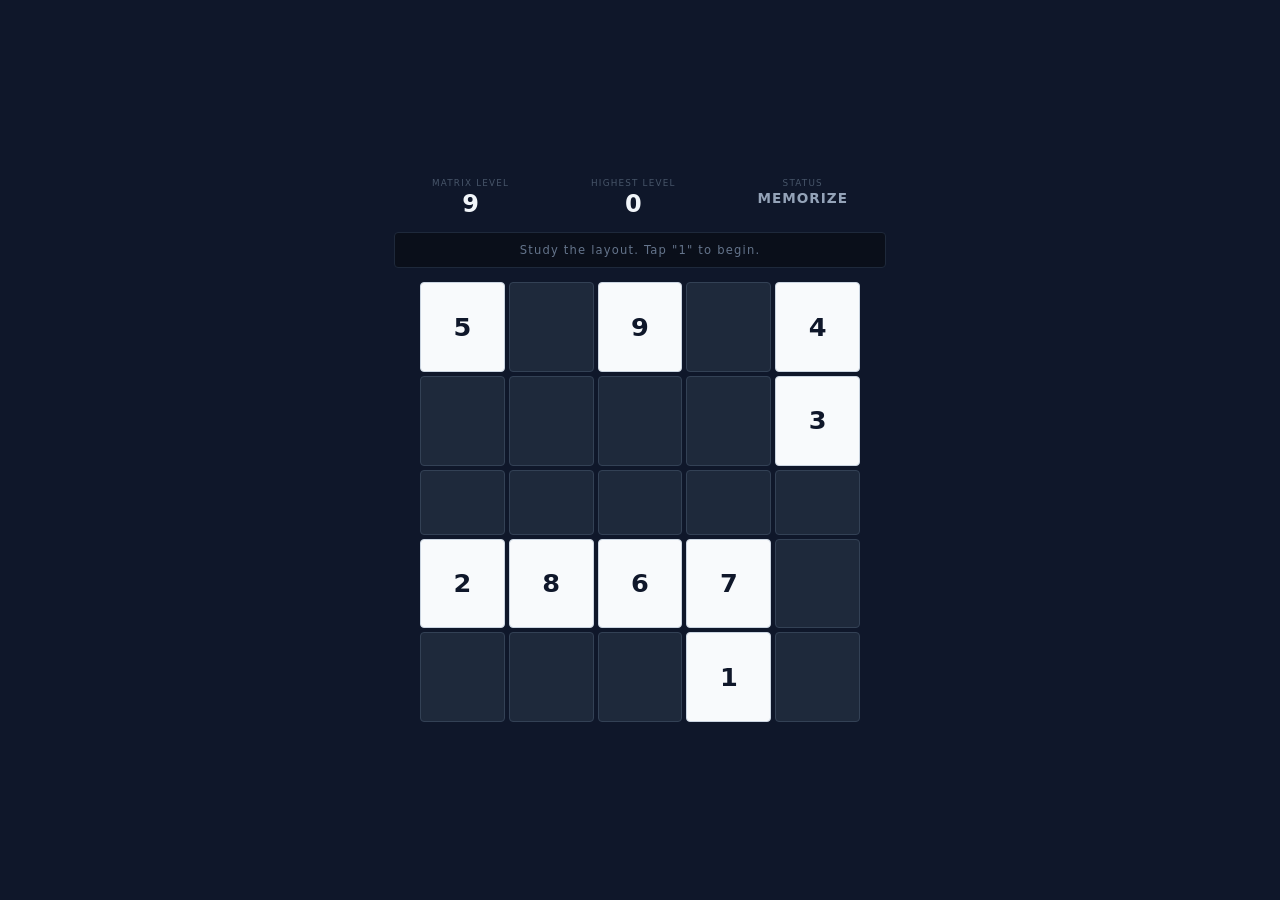
<file: Projects/Chimp Memory Matrix/index.html>
<!DOCTYPE html>
<html lang="en">
<head>
  <meta charset="UTF-8">
  <meta name="viewport" content="width=device-width, initial-scale=1.0">
  <title>Chimp Memory Matrix — Aymu Primate Test</title>
  <link rel="stylesheet" href="style.css">
</head>
<body>
  <div id="app">
    <header id="hud">
      <div class="hud-cell">
        <span class="hud-label">Matrix Level</span>
        <span id="levelDisplay" class="hud-value">9</span>
      </div>
      <div class="hud-cell">
        <span class="hud-label">Highest Level</span>
        <span id="highestDisplay" class="hud-value">0</span>
      </div>
      <div class="hud-cell">
        <span class="hud-label">Status</span>
        <span id="trialDisplay" class="hud-value sm">MEMORIZE</span>
      </div>
    </header>

    <div id="statusBar">
      <span id="statusMessage">Study the layout. Tap "1" to begin.</span>
    </div>

    <div id="board">
      <div id="grid"></div>
    </div>

    <div id="overlay" class="hidden">
      <div class="modal">
        <h2 id="modalTitle">MATRIX CLEAR</h2>
        <div class="modal-divider"></div>
        <div class="modal-body">
          <div class="modal-row">
            <span class="modal-label">Level</span>
            <span id="modalLevel" class="modal-value">9</span>
          </div>
          <div class="modal-row">
            <span class="modal-label">Recalled</span>
            <span id="modalRecalled" class="modal-value">0 / 0</span>
          </div>
          <div class="modal-row">
            <span class="modal-label">Highest Level</span>
            <span id="modalHighest" class="modal-value">0</span>
          </div>
        </div>
        <button id="modalBtn" class="btn">BEGIN NEXT TRIAL</button>
      </div>
    </div>
  </div>

  <script src="script.js"></script>
</body>
</html>
</file>
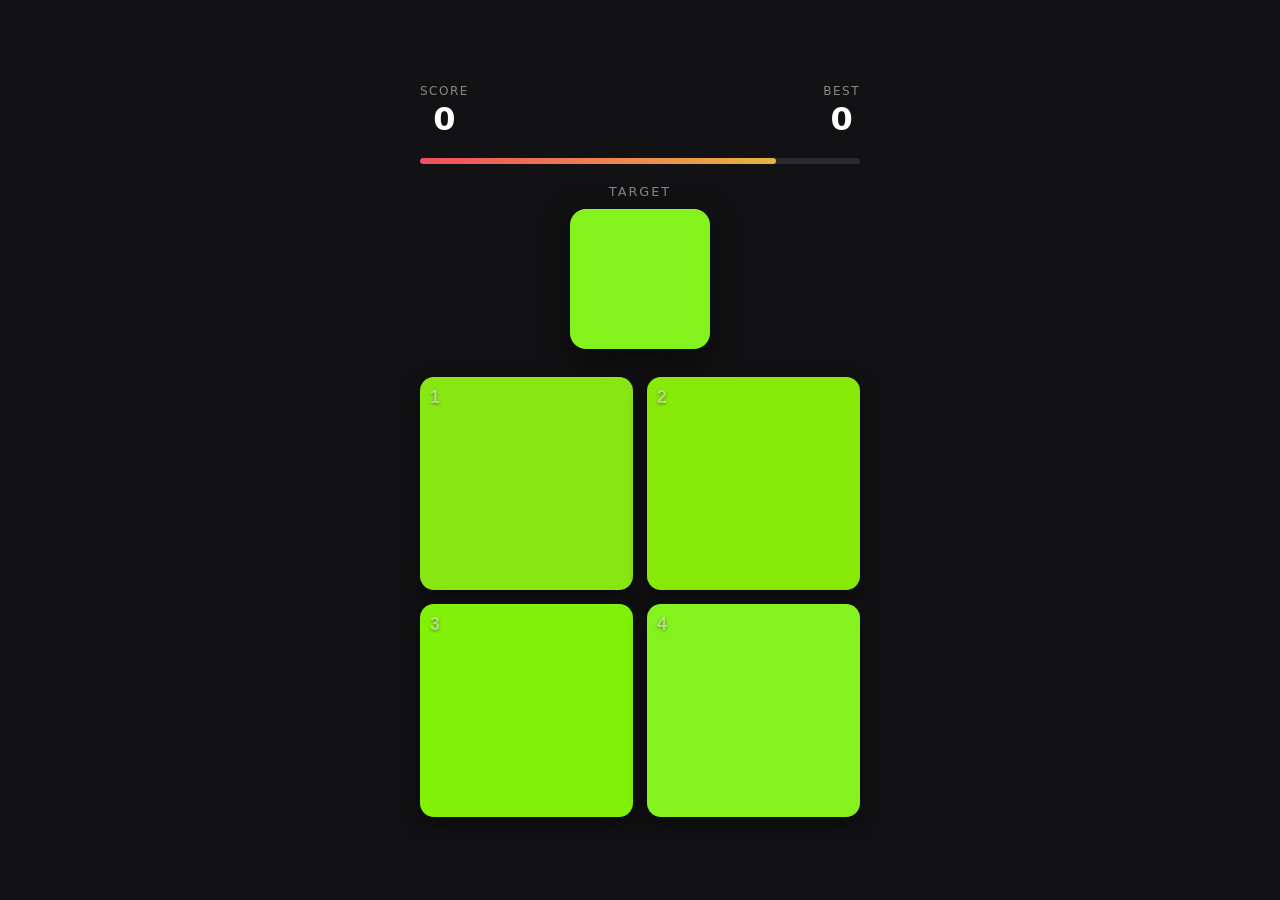
<file: Projects/Chroma Match Puzzle/index.html>
<!DOCTYPE html>
<html lang="en">
<head>
  <meta charset="UTF-8">
  <meta name="viewport" content="width=device-width, initial-scale=1.0">
  <title>Chroma Match Puzzle</title>
  <link rel="stylesheet" href="style.css">
</head>
<body>
  <div id="app">
    <header id="hud">
      <div class="hud-item">
        <span class="hud-label">Score</span>
        <span id="scoreDisplay" class="hud-value">0</span>
      </div>
      <div class="hud-item">
        <span class="hud-label">Best</span>
        <span id="bestDisplay" class="hud-value">0</span>
      </div>
    </header>

    <div id="timerTrack">
      <div id="timerBar"></div>
    </div>

    <main id="gameArea">
      <div id="targetSection">
        <span id="targetLabel">TARGET</span>
        <div id="targetBox"></div>
      </div>

      <div id="optionsWrapper">
        <button class="choice-tile" data-index="0">1</button>
        <button class="choice-tile" data-index="1">2</button>
        <button class="choice-tile" data-index="2">3</button>
        <button class="choice-tile" data-index="3">4</button>
      </div>
    </main>

    <div id="gameOverOverlay" class="hidden">
      <div id="gameOverModal">
        <h2>GAME OVER</h2>
        <p id="finalScoreMsg">Streak: <span id="finalScore">0</span></p>
        <p id="colorReveal">
          You picked <span id="wrongColorSwatch" class="swatch"></span>
          instead of <span id="correctColorSwatch" class="swatch"></span>
        </p>
        <button id="tryAgainBtn">Try Again</button>
      </div>
    </div>
  </div>

  <script src="script.js"></script>
</body>
</html>
</file>
<file: Projects/2048 Game/style.css>
:root{--bg:#f5f1ea;--board:#1c1c1e;--cell:#2a2a2c;--ink:#1c1c1e;--muted:#6e6e73;--accent:#b86a2b;--line:#e7e1d6}
*{box-sizing:border-box}
body{margin:0;font-family:-apple-system,BlinkMacSystemFont,"SF Pro Text",Inter,sans-serif;background:var(--bg);color:var(--ink);min-height:100vh;display:grid;place-items:center;padding:24px}
.wrap{width:min(440px,100%)}
.head{display:flex;justify-content:space-between;align-items:flex-end;gap:12px;margin-bottom:8px}
.head h1{font-family:-apple-system,"SF Pro Display",Inter,sans-serif;font-size:2.4rem;letter-spacing:-.04em;margin:0}
.scores{display:flex;gap:8px;align-items:center}
.score{background:#fff;border:1px solid var(--line);border-radius:12px;padding:6px 12px;min-width:64px;text-align:center}
.score span{display:block;font-size:.62rem;letter-spacing:.14em;text-transform:uppercase;color:var(--muted)}
.score strong{font-family:-apple-system,"SF Pro Display",Inter,sans-serif;font-size:1.1rem}
.btn{padding:9px 14px;border-radius:999px;background:var(--ink);color:#fff;border:0;font-weight:600;cursor:pointer}
.btn:hover{background:#000}
.hint{color:var(--muted);font-size:.9rem;margin:8px 0 14px}
.board{position:relative;background:var(--board);border-radius:18px;padding:10px;aspect-ratio:1/1;outline:none;touch-action:none}
.cells{position:absolute;inset:10px;display:grid;grid-template-columns:repeat(4,1fr);grid-template-rows:repeat(4,1fr);gap:10px}
.cells::before,.cells::after{content:""}
.cells{}
.tiles{position:absolute;inset:10px;display:grid;grid-template-columns:repeat(4,1fr);grid-template-rows:repeat(4,1fr);gap:10px;pointer-events:none}
.cell-bg{background:var(--cell);border-radius:10px}
.tile{display:grid;place-items:center;border-radius:10px;font-family:-apple-system,"SF Pro Display",Inter,sans-serif;font-weight:800;letter-spacing:-.02em;transition:transform 110ms ease,background 110ms ease,color 110ms ease;animation:pop 140ms ease}
.t-2{background:#fbf8f3;color:#1c1c1e}
.t-4{background:#efe1cf;color:#5b3713}
.t-8{background:#e0b88a;color:#1c1c1e}
.t-16{background:#d4a76a;color:#1c1c1e}
.t-32{background:#c97a2b;color:#fff}
.t-64{background:#b86a2b;color:#fff}
.t-128{background:#a8541b;color:#fff;font-size:.9em}
.t-256{background:#8e4318;color:#fff;font-size:.9em}
.t-512{background:#3a3a3c;color:#fff;font-size:.9em}
.t-1024{background:#222;color:#fff;font-size:.78em}
.t-2048{background:#1c1c1e;color:#fff;font-size:.78em;box-shadow:0 0 0 3px var(--accent) inset}
.msg{margin-top:14px;text-align:center;padding:14px;background:#fff;border:1px solid var(--line);border-radius:14px;font-weight:600}
@keyframes pop{from{transform:scale(.7)}to{transform:scale(1)}}
@media(prefers-reduced-motion:reduce){.tile{animation:none;transition:none}}
</file>
<file: Projects/Archery Game/style.css>
*,
*::before,
*::after {
  margin: 0;
  padding: 0;
  box-sizing: border-box;
}

body {
  background: #05070c;
  color: #e2e8f0;
  font-family: 'Segoe UI', system-ui, -apple-system, sans-serif;
  min-height: 100vh;
  display: flex;
  justify-content: center;
  align-items: center;
}

.app {
  max-width: 620px;
  width: 100%;
  padding: 16px 12px 24px;
  display: flex;
  flex-direction: column;
  align-items: center;
  gap: 12px;
}

.hud {
  width: 100%;
  display: flex;
  justify-content: space-between;
  align-items: center;
  gap: 8px;
}

.hud-group {
  display: flex;
  gap: 10px;
}

.hud-item {
  text-align: center;
  padding: 6px 10px;
  background: rgba(255, 255, 255, 0.01);
  border: 1px solid rgba(255, 255, 255, 0.03);
  border-radius: 6px;
  min-width: 56px;
}

.hud-lbl {
  display: block;
  font-size: 0.48rem;
  font-weight: 600;
  text-transform: uppercase;
  letter-spacing: 1px;
  color: #475569;
}

.hud-val {
  display: block;
  font-size: 1.1rem;
  font-weight: 800;
  color: #e2e8f0;
  margin-top: 1px;
}

.hud-val.accent {
  color: #fbbf24;
}

.diff-select {
  background: rgba(255, 255, 255, 0.04);
  border: 1px solid rgba(255, 255, 255, 0.06);
  border-radius: 6px;
  color: #94a3b8;
  font-family: inherit;
  font-size: 0.7rem;
  font-weight: 600;
  padding: 6px 10px;
  cursor: pointer;
  outline: none;
  text-transform: uppercase;
  letter-spacing: 0.5px;
  transition: border-color 0.2s;
}

.diff-select:hover,
.diff-select:focus {
  border-color: rgba(251, 191, 36, 0.25);
}

.diff-select option {
  background: #0d0d1a;
  color: #e2e8f0;
}

.canvas-wrap {
  width: 100%;
  position: relative;
  border: 1px solid rgba(251, 191, 36, 0.08);
  border-radius: 10px;
  box-shadow:
    0 0 18px rgba(251, 191, 36, 0.04),
    inset 0 0 18px rgba(251, 191, 36, 0.01);
  overflow: hidden;
}

#gameCanvas {
  display: block;
  width: 100%;
  height: auto;
  aspect-ratio: 600 / 400;
  background: #080b14;
  touch-action: none;
  cursor: crosshair;
}

.wind-indicator {
  position: absolute;
  top: 10px;
  right: 12px;
  display: flex;
  align-items: center;
  gap: 6px;
  background: rgba(255, 255, 255, 0.02);
  border: 1px solid rgba(255, 255, 255, 0.04);
  border-radius: 6px;
  padding: 4px 10px;
  font-size: 0.6rem;
  font-weight: 700;
  pointer-events: none;
}

.wind-lbl {
  color: #475569;
  letter-spacing: 0.8px;
}

.wind-arrow {
  color: #94a3b8;
  font-size: 0.85rem;
  transition: transform 0.4s ease;
}

.wind-val {
  color: #64748b;
  min-width: 24px;
  text-align: right;
}

.overlay {
  position: fixed;
  inset: 0;
  background: rgba(5, 7, 12, 0.88);
  backdrop-filter: blur(6px);
  display: none;
  justify-content: center;
  align-items: center;
  z-index: 100;
}

.overlay.active {
  display: flex;
}

.modal {
  background: rgba(13, 13, 26, 0.96);
  border: 1px solid rgba(251, 191, 36, 0.12);
  border-radius: 16px;
  padding: 32px 36px;
  text-align: center;
  max-width: 320px;
  width: 90%;
  box-shadow: 0 0 40px rgba(251, 191, 36, 0.06);
  animation: modalIn 0.35s cubic-bezier(0.34, 1.56, 0.64, 1);
}

@keyframes modalIn {
  0% { transform: scale(0.85); opacity: 0; }
  100% { transform: scale(1); opacity: 1; }
}

.modal-title {
  font-size: 1.4rem;
  font-weight: 800;
  color: #fbbf24;
  letter-spacing: 1px;
  margin-bottom: 16px;
}

.modal-stats {
  margin-bottom: 22px;
}

.ms-row {
  display: flex;
  justify-content: space-between;
  font-size: 0.78rem;
  padding: 6px 0;
  border-bottom: 1px solid rgba(255, 255, 255, 0.03);
  color: #64748b;
}

.ms-row:last-child {
  border-bottom: none;
}

.ms-row span:last-child {
  color: #e2e8f0;
  font-weight: 700;
}

.modal-btn {
  padding: 12px 32px;
  border: none;
  border-radius: 8px;
  background: linear-gradient(135deg, #fbbf24, #f59e0b);
  color: #05070c;
  font-family: inherit;
  font-size: 0.85rem;
  font-weight: 700;
  letter-spacing: 1px;
  cursor: pointer;
  transition: all 0.2s ease;
  box-shadow: 0 2px 16px rgba(251, 191, 36, 0.2);
}

.modal-btn:hover {
  transform: translateY(-2px);
  box-shadow: 0 6px 24px rgba(251, 191, 36, 0.3);
}

@media (max-width: 480px) {
  .app {
    padding: 10px 6px 16px;
    gap: 8px;
  }

  .hud {
    flex-wrap: wrap;
    justify-content: center;
  }

  .hud-item {
    padding: 4px 8px;
    min-width: 44px;
  }

  .hud-val {
    font-size: 0.9rem;
  }

  .diff-select {
    font-size: 0.6rem;
    padding: 4px 8px;
  }

  .modal {
    padding: 24px 20px;
  }
}
</file>
<file: Projects/Avatar Generator/style.css>
*, *::before, *::after { margin:0; padding:0; box-sizing:border-box; }

html, body { height:100%; background:#05060b; color:#e2e8f0; font-family:-apple-system,BlinkMacSystemFont,'Segoe UI',Roboto,'Helvetica Neue',Arial,sans-serif; font-size:13px; -webkit-font-smoothing:antialiased; overflow-x:hidden; }

#app { min-height:100vh; display:flex; flex-direction:column; gap:8px; padding:10px; max-width:960px; margin:0 auto; }

/* ---- Top Bar ---- */
#topBar { display:flex; align-items:center; gap:16px; padding:8px 14px; background:rgba(255,255,255,0.01); border:1px solid rgba(255,255,255,0.03); border-radius:8px; backdrop-filter:blur(12px); }
#brand { font-size:14px; font-weight:700; color:#00f0ff; }
#variantCount { font-size:11px; color:#64748b; margin-left:auto; }
#variantCount b { font-family:monospace; color:#00f0ff; }

/* ---- Main ---- */
#main { flex:1; display:grid; grid-template-columns:1fr 1fr; gap:8px; min-height:0; }

.panel { background:rgba(255,255,255,0.01); border:1px solid rgba(255,255,255,0.03); border-radius:10px; padding:14px; backdrop-filter:blur(12px); display:flex; flex-direction:column; gap:10px; overflow-y:auto; }
.panel-title { font-size:9px; font-weight:700; text-transform:uppercase; letter-spacing:0.5px; color:#475569; }

/* ---- Preview ---- */
#previewPanel { align-items:center; justify-content:center; }
#avatarViewport { flex:1; display:flex; align-items:center; justify-content:center; width:100%; }
#avatarWrap { width:100%; max-width:280px; aspect-ratio:1/1; background:rgba(255,255,255,0.005); border-radius:12px; overflow:hidden; }
#avatarSvg { width:100%; height:100%; display:block; }

/* ---- Controls ---- */
#ctrlPanel { gap:6px; }

.ctrl-group { display:flex; flex-direction:column; gap:4px; padding:6px 0; border-bottom:1px solid rgba(255,255,255,0.02); }
.ctrl-group:last-of-type { border-bottom:none; }
.ctrl-label { font-size:10px; font-weight:600; color:#64748b; text-transform:uppercase; letter-spacing:0.3px; }

.opt-row { display:flex; gap:4px; flex-wrap:wrap; }
.opt-pill { font-size:10px; padding:4px 10px; border-radius:4px; background:rgba(255,255,255,0.015); border:1px solid rgba(255,255,255,0.03); color:#94a3b8; cursor:pointer; transition:all 0.12s; font-family:inherit; }
.opt-pill:hover { border-color:rgba(255,255,255,0.06); color:#e2e8f0; }
.opt-pill.active { background:rgba(0,240,255,0.04); border-color:#00f0ff; color:#00f0ff; }

.chip-row { display:flex; gap:4px; flex-wrap:wrap; }
.chip { width:22px; height:22px; border-radius:50%; border:1px solid rgba(255,255,255,0.04); cursor:pointer; transition:all 0.12s; outline:none; }
.chip:hover { transform:scale(1.15); }
.chip.active { box-shadow:0 0 0 2px #05060b, 0 0 0 3px #00f0ff; }

#actionRow { display:flex; gap:6px; flex-wrap:wrap; margin-top:6px; }
#actionRow button { flex:1; min-width:80px; padding:7px 10px; border-radius:5px; font-size:10px; font-weight:600; cursor:pointer; font-family:inherit; border:none; transition:all 0.12s; }
#randomBtn { background:rgba(255,255,255,0.02); border:1px solid rgba(255,255,255,0.03); color:#e2e8f0; }
#randomBtn:hover { border-color:#00f0ff; color:#00f0ff; }
#resetBtn { background:rgba(255,255,255,0.02); border:1px solid rgba(255,255,255,0.03); color:#e2e8f0; }
#resetBtn:hover { border-color:#ef4444; color:#ef4444; }
#exportBtn { background:#00f0ff; color:#05060b; }
#exportBtn:hover { box-shadow:0 4px 16px rgba(0,240,255,0.15); }

/* ---- Responsive ---- */
@media (max-width:640px) {
  #app { padding:6px; gap:6px; }
  #main { grid-template-columns:1fr; }
  #avatarWrap { max-width:200px; }
  #ctrlPanel { max-height:400px; }
  #actionRow button { min-width:60px; font-size:9px; }
}
</file>
<file: Projects/Balloon Pop/style.css>
*, *::before, *::after { margin: 0; padding: 0; box-sizing: border-box; }

body {
  background: #060813;
  color: #e2e8f0;
  font-family: 'Courier New', 'Fira Code', monospace;
  min-height: 100vh;
  display: flex;
  justify-content: center;
  align-items: center;
  overflow: hidden;
}

.app {
  max-width: 420px;
  width: 100%;
  height: 100vh;
  max-height: 700px;
  padding: 12px 10px 16px;
  display: flex;
  flex-direction: column;
  gap: 10px;
}

.hud {
  display: flex;
  gap: 5px;
  flex-shrink: 0;
}

.hud-item {
  flex: 1;
  text-align: center;
  padding: 5px 3px;
  background: rgba(255, 255, 255, 0.01);
  border: 1px solid rgba(255, 255, 255, 0.03);
  border-radius: 6px;
}

.hud-lbl {
  display: block;
  font-size: clamp(0.35rem, 1.2vmin, 0.55rem);
  font-weight: 700;
  text-transform: uppercase;
  letter-spacing: 1px;
  color: #475569;
}

.hud-val {
  display: block;
  font-size: clamp(0.8rem, 2.5vmin, 1.1rem);
  font-weight: 800;
  color: #e2e8f0;
  margin-top: 1px;
}

.hud-val.accent { color: #facc15; }
.hud-val.timer { color: #00f0ff; }

.sky {
  flex: 1;
  position: relative;
  border: 1px solid rgba(255, 255, 255, 0.03);
  border-radius: 10px;
  background: #080b1a;
  box-shadow: 0 0 24px rgba(168, 85, 247, 0.02), inset 0 0 24px rgba(255, 42, 95, 0.01);
  overflow: hidden;
  min-height: 0;
}

@keyframes floatUp {
  0% { transform: translateY(0) scale(1); }
  100% { transform: translateY(-110%) scale(1); }
}

.balloon {
  position: absolute;
  border-radius: 50%;
  cursor: pointer;
  animation: floatUp linear forwards;
  z-index: 2;
  display: flex;
  align-items: center;
  justify-content: center;
}

.balloon::after {
  content: '';
  position: absolute;
  bottom: -8px;
  left: 50%;
  width: 1px;
  height: 10px;
  background: rgba(255, 255, 255, 0.08);
}

.balloon .shine {
  position: absolute;
  top: 18%;
  left: 22%;
  width: 28%;
  height: 22%;
  border-radius: 50%;
  background: rgba(255, 255, 255, 0.13);
}

.balloon.pop {
  animation: popBurst 0.3s ease-out forwards;
  pointer-events: none;
}

@keyframes popBurst {
  0% { transform: scale(1); opacity: 1; }
  50% { transform: scale(1.6); opacity: 0.6; }
  100% { transform: scale(0.1); opacity: 0; }
}

.particle {
  position: absolute;
  border-radius: 50%;
  pointer-events: none;
  z-index: 3;
}

@keyframes particleFade {
  0% { transform: translate(0, 0) scale(1); opacity: 1; }
  100% { transform: translate(var(--dx), var(--dy)) scale(0); opacity: 0; }
}

.shake {
  animation: shake 0.25s ease-in-out;
}

@keyframes shake {
  0%, 100% { transform: translateX(0); }
  20% { transform: translateX(-4px); }
  40% { transform: translateX(4px); }
  60% { transform: translateX(-3px); }
  80% { transform: translateX(3px); }
}

.overlay {
  position: fixed;
  inset: 0;
  background: rgba(6, 8, 19, 0.88);
  backdrop-filter: blur(6px);
  display: none;
  justify-content: center;
  align-items: center;
  z-index: 100;
}

.overlay.active { display: flex; }

.modal {
  background: rgba(13, 13, 26, 0.96);
  border: 1px solid rgba(168, 85, 247, 0.1);
  border-radius: 16px;
  padding: 32px 36px;
  text-align: center;
  max-width: 280px;
  width: 90%;
  box-shadow: 0 0 40px rgba(168, 85, 247, 0.04);
  animation: modalIn 0.35s cubic-bezier(0.34, 1.56, 0.64, 1);
}

@keyframes modalIn {
  0% { transform: scale(0.85); opacity: 0; }
  100% { transform: scale(1); opacity: 1; }
}

.modal-title {
  font-size: 1.3rem;
  font-weight: 800;
  color: #a855f7;
  letter-spacing: 1px;
  margin-bottom: 18px;
}

.mo-stats { margin-bottom: 24px; }

.mo-row {
  display: flex;
  justify-content: space-between;
  font-size: 0.76rem;
  padding: 7px 0;
  border-bottom: 1px solid rgba(255, 255, 255, 0.03);
  color: #64748b;
}

.mo-row:last-child { border-bottom: none; }
.mo-row span:last-child { color: #e2e8f0; font-weight: 700; }

.modal-btn {
  padding: 12px 36px;
  border: none;
  border-radius: 8px;
  background: linear-gradient(135deg, #a855f7, #7c3aed);
  color: #fff;
  font-family: inherit;
  font-size: 0.82rem;
  font-weight: 700;
  letter-spacing: 0.5px;
  cursor: pointer;
  transition: all 0.2s ease;
  box-shadow: 0 2px 16px rgba(168, 85, 247, 0.2);
}

.modal-btn:hover {
  transform: translateY(-2px);
  box-shadow: 0 6px 24px rgba(168, 85, 247, 0.35);
}

@media (max-width: 400px) {
  .app { padding: 8px 4px 12px; gap: 6px; }
  .modal { padding: 22px 18px; }
}
</file>
<file: Projects/Blind Color Mixer/style.css>
*, *::before, *::after {
  margin: 0;
  padding: 0;
  box-sizing: border-box;
}

html, body {
  height: 100%;
}

body {
  background: #0e0e11;
  color: #e4e4e7;
  font-family: 'Segoe UI', system-ui, -apple-system, sans-serif;
  display: flex;
  justify-content: center;
  align-items: center;
  min-height: 100vh;
}

#app {
  width: 100%;
  max-width: 420px;
  padding: 20px 14px;
  display: flex;
  flex-direction: column;
  align-items: center;
  gap: 18px;
}

/* ── Color Panels ── */

#panels {
  width: 100%;
  display: flex;
  gap: 12px;
}

.panel {
  flex: 1;
  display: flex;
  flex-direction: column;
  align-items: center;
  gap: 6px;
}

.panel-label {
  font-size: 0.55rem;
  letter-spacing: 1.5px;
  text-transform: uppercase;
  color: #52525b;
}

.color-box {
  width: 100%;
  aspect-ratio: 1;
  border-radius: 14px;
  box-shadow:
    0 8px 28px rgba(0, 0, 0, 0.5),
    0 0 0 1px rgba(255, 255, 255, 0.04),
    inset 0 1px 0 rgba(255, 255, 255, 0.06);
  transition: background 0.08s ease;
}

/* ── Sliders ── */

#sliders {
  width: 100%;
  display: flex;
  flex-direction: column;
  gap: 14px;
  padding: 8px 0;
}

.blind-slider {
  -webkit-appearance: none;
  appearance: none;
  width: 100%;
  height: 20px;
  background: transparent;
  cursor: pointer;
}

.blind-slider::-webkit-slider-runnable-track {
  height: 2px;
  background: #27272a;
  border: none;
  border-radius: 1px;
}

.blind-slider::-webkit-slider-thumb {
  -webkit-appearance: none;
  appearance: none;
  width: 14px;
  height: 14px;
  border-radius: 50%;
  background: #52525b;
  border: none;
  cursor: pointer;
  margin-top: -6px;
  transition: background 0.15s ease, transform 0.1s ease;
}

.blind-slider::-webkit-slider-thumb:hover {
  background: #71717a;
  transform: scale(1.15);
}

.blind-slider::-moz-range-track {
  height: 2px;
  background: #27272a;
  border: none;
  border-radius: 1px;
}

.blind-slider::-moz-range-thumb {
  width: 14px;
  height: 14px;
  border-radius: 50%;
  background: #52525b;
  border: none;
  cursor: pointer;
}

.blind-slider::-moz-range-thumb:hover {
  background: #71717a;
}

.blind-slider:focus {
  outline: none;
}

/* ── Actions ── */

#actions {
  width: 100%;
  display: flex;
  gap: 10px;
}

.btn {
  flex: 1;
  padding: 10px 12px;
  border: 1px solid #27272a;
  border-radius: 4px;
  background: transparent;
  font-family: inherit;
  font-size: 0.7rem;
  font-weight: 600;
  letter-spacing: 2px;
  cursor: pointer;
  text-transform: uppercase;
  transition: background 0.2s ease, border-color 0.2s ease;
}

.btn:active {
  transform: scale(0.97);
}

.btn.primary {
  border-color: #3b82f6;
  color: #60a5fa;
}

.btn.primary:hover {
  background: rgba(59, 130, 246, 0.08);
}

.btn.secondary {
  border-color: #334155;
  color: #94a3b8;
}

.btn.secondary:hover {
  background: rgba(255, 255, 255, 0.03);
}

/* ── HUD ── */

#hud {
  width: 100%;
  display: flex;
  justify-content: space-around;
  gap: 6px;
}

.hud-cell {
  display: flex;
  flex-direction: column;
  align-items: center;
  gap: 2px;
}

.hud-label {
  font-size: 0.52rem;
  text-transform: uppercase;
  letter-spacing: 1.2px;
  color: #52525b;
}

.hud-value {
  font-size: 1.1rem;
  font-weight: 700;
  font-variant-numeric: tabular-nums;
  color: #fafafa;
  line-height: 1.2;
}

/* ── Overlay / Modal ── */

.hidden {
  display: none !important;
}

#overlay {
  position: fixed;
  inset: 0;
  background: rgba(0, 0, 0, 0.8);
  display: flex;
  justify-content: center;
  align-items: center;
  z-index: 100;
  backdrop-filter: blur(5px);
}

.modal {
  background: #0e0e11;
  border: 1px solid #27272a;
  border-radius: 12px;
  padding: 28px 24px;
  max-width: 340px;
  width: 90%;
  text-align: center;
}

.modal h2 {
  font-size: 1rem;
  letter-spacing: 3px;
  color: #e2e8f0;
  font-weight: 600;
}

.modal-divider {
  height: 1px;
  background: #1c1c24;
  margin: 14px 0;
}

.modal-body {
  display: flex;
  flex-direction: column;
  gap: 16px;
  margin-bottom: 20px;
}

#accuracyBlock {
  display: flex;
  flex-direction: column;
  align-items: center;
  gap: 2px;
}

.accuracy-big {
  font-size: 2.4rem;
  font-weight: 800;
  font-variant-numeric: tabular-nums;
  color: #fafafa;
  line-height: 1;
}

.accuracy-label {
  font-size: 0.55rem;
  letter-spacing: 2px;
  color: #52525b;
  text-transform: uppercase;
}

#rgbCompare {
  display: flex;
  flex-direction: column;
  gap: 8px;
  background: #0a0a0d;
  border: 1px solid #1c1c24;
  border-radius: 6px;
  padding: 12px;
}

.rgb-row {
  display: flex;
  align-items: center;
  gap: 8px;
}

.rgb-label {
  font-size: 0.6rem;
  letter-spacing: 1px;
  color: #52525b;
  text-transform: uppercase;
  width: 44px;
  text-align: left;
  flex-shrink: 0;
}

.rgb-value {
  font-family: 'Courier New', 'Consolas', monospace;
  font-size: 0.72rem;
  color: #a1a1aa;
  flex: 1;
  text-align: left;
}

.swatch {
  width: 18px;
  height: 18px;
  border-radius: 3px;
  border: 1px solid #27272a;
  flex-shrink: 0;
}

/* ── Responsive ── */

@media (max-width: 380px) {
  .accuracy-big {
    font-size: 2rem;
  }

  .rgb-value {
    font-size: 0.65rem;
  }

  .modal {
    padding: 20px 14px;
  }
}
</file>
<file: Projects/Block Puzzle Game/style.css>
* {
  margin: 0;
  padding: 0;
  box-sizing: border-box;
}

body {
  background-color: #1e293b;
  color: #fff;
  font-family: Arial, sans-serif;
  display: flex;
  justify-content: center;
  padding: 20px;
}

.container {
  width: 100%;
  max-width: 520px;
}

h1 {
  text-align: center;
  margin-bottom: 20px;
}

.score-board {
  display: flex;
  justify-content: space-between;
  margin-bottom: 20px;
}

.score-box {
  width: 48%;
  background: #334155;
  padding: 15px;
  border-radius: 12px;
  text-align: center;
}

.score-box p {
  font-size: 14px;
  color: #cbd5e1;
}

.score-box span {
  font-size: 28px;
  font-weight: bold;
}

#board {
  background: #334155;
  padding: 10px;
  border-radius: 16px;
  display: grid;
  grid-template-columns: repeat(8, 1fr);
  gap: 4px;
  aspect-ratio: 1;
}

.cell {
  background: #475569;
  border-radius: 6px;
  width: 100%;
  aspect-ratio: 1;
}

#pieceContainer {
  margin-top: 30px;
  display: flex;
  justify-content: center;
  gap: 20px;
  align-items: center;
}

.piece {
  background: #334155;
  border-radius: 12px;
  padding: 12px;
  display: flex;
  justify-content: center;
  align-items: center;
  cursor: grab;
  min-width: 80px;
  min-height: 80px;
}

#restartBtn {
  width: 100%;
  margin-top: 25px;
  padding: 14px;
  border: none;
  background: #3b82f6;
  color: white;
  border-radius: 10px;
  cursor: pointer;
  font-size: 16px;
}

#restartBtn:hover {
  background: #2563eb;
}

.piece.selected {
  outline: 3px solid #38bdf8;
}

.preview-valid {
  background: rgba(34, 197, 94, 0.6) !important;
}

.preview-invalid {
  background: rgba(239, 68, 68, 0.6) !important;
}
</file>
<file: Projects/Blog/style.css>
* {
    margin: 0;
    padding: 0;
    box-sizing: border-box;
}

:root {
    --bg-primary: #ffffff;
    --bg-secondary: #f8fafc;
    --text-primary: #0f172a;
    --text-secondary: #334155;
    --text-muted: #64748b;
    --border-light: #e2e8f0;
    --accent: #3b82f6;
    --accent-hover: #2563eb;
    --card-bg: #ffffff;
    --shadow-sm: 0 4px 6px -1px rgba(0, 0, 0, 0.05), 0 2px 4px -1px rgba(0, 0, 0, 0.02);
    --shadow-md: 0 10px 25px -5px rgba(0, 0, 0, 0.05), 0 8px 10px -6px rgba(0, 0, 0, 0.02);
    --transition: all 0.25s ease;
}

html.dark {
    --bg-primary: #0f172a;
    --bg-secondary: #1e293b;
    --text-primary: #f1f5f9;
    --text-secondary: #cbd5e1;
    --text-muted: #94a3b8;
    --border-light: #334155;
    --card-bg: #1e293b;
    --shadow-sm: 0 4px 6px -1px rgba(0, 0, 0, 0.3);
    --shadow-md: 0 10px 25px -5px rgba(0, 0, 0, 0.4);
}

body {
    font-family: 'Inter', system-ui, -apple-system, 'Segoe UI', Roboto, Helvetica, sans-serif;
    background-color: var(--bg-primary);
    color: var(--text-primary);
    line-height: 1.5;
    transition: background-color 0.2s, color 0.2s;
    scroll-behavior: smooth;
}

/* header & sticky */
header {
    background: var(--bg-primary);
    border-bottom: 1px solid var(--border-light);
    padding: 1rem 0;
    position: sticky;
    top: 0;
    z-index: 100;
    backdrop-filter: blur(8px);
    background-color: rgba(var(--bg-primary-rgb, 255,255,255), 0.85);
    transition: background 0.2s;
}

html.dark header {
    background-color: rgba(15, 23, 42, 0.9);
}

.header-container {
    max-width: 1280px;
    margin: 0 auto;
    padding: 0 1.5rem;
    display: flex;
    justify-content: space-between;
    align-items: center;
}

.logo {
    font-size: 1.7rem;
    font-weight: 800;
    background: linear-gradient(135deg, #3b82f6, #60a5fa);
    background-clip: text;
    -webkit-background-clip: text;
    color: transparent;
    text-decoration: none;
    letter-spacing: -0.5px;
}

.nav {
    display: flex;
    gap: 2rem;
    align-items: center;
}

.nav a {
    color: var(--text-secondary);
    text-decoration: none;
    font-weight: 500;
    transition: color 0.2s;
    font-size: 0.95rem;
}

.nav a:hover {
    color: var(--accent);
}

.theme-btn {
    background: var(--bg-secondary);
    border: 1px solid var(--border-light);
    padding: 0.45rem 1rem;
    border-radius: 2rem;
    cursor: pointer;
    font-weight: 500;
    transition: var(--transition);
    font-size: 0.85rem;
    color: var(--text-primary);
}

.theme-btn:hover {
    background: var(--accent);
    color: white;
    border-color: var(--accent);
}

/* container */
.container {
    max-width: 1280px;
    margin: 0 auto;
    padding: 0 1.5rem;
}

main {
    min-height: 70vh;
}

/* hero section */
.hero {
    padding: 4rem 0 3rem;
    text-align: center;
}

.hero-content h1 {
    font-size: 3rem;
    font-weight: 800;
    letter-spacing: -0.02em;
    margin-bottom: 1rem;
    background: linear-gradient(135deg, var(--text-primary) 30%, var(--accent) 80%);
    background-clip: text;
    -webkit-background-clip: text;
    color: transparent;
}

.gradient-text {
    background: linear-gradient(120deg, #3b82f6, #8b5cf6);
    background-clip: text;
    -webkit-background-clip: text;
    color: transparent;
}

.hero p {
    font-size: 1.2rem;
    color: var(--text-muted);
    max-width: 600px;
    margin: 0 auto 2rem;
}

.hero-cta {
    display: inline-block;
    background: var(--accent);
    color: white;
    padding: 0.75rem 2rem;
    border-radius: 2.5rem;
    text-decoration: none;
    font-weight: 600;
    transition: var(--transition);
    box-shadow: 0 2px 8px rgba(59,130,246,0.2);
}

.hero-cta:hover {
    background: var(--accent-hover);
    transform: translateY(-2px);
}

/* posts section header */
.section-header {
    display: flex;
    justify-content: space-between;
    align-items: baseline;
    flex-wrap: wrap;
    margin-bottom: 2rem;
    border-bottom: 2px solid var(--border-light);
    padding-bottom: 0.75rem;
}

.section-title {
    font-size: 1.8rem;
    font-weight: 700;
    letter-spacing: -0.3px;
}

.posts-count {
    font-size: 0.85rem;
    background: var(--bg-secondary);
    padding: 0.25rem 0.8rem;
    border-radius: 30px;
    color: var(--text-muted);
}

/* grid & cards */
.posts-grid {
    display: grid;
    grid-template-columns: repeat(auto-fill, minmax(320px, 1fr));
    gap: 2rem;
    margin-bottom: 2rem;
}

.post-card {
    background: var(--card-bg);
    border: 1px solid var(--border-light);
    border-radius: 1.25rem;
    overflow: hidden;
    transition: var(--transition);
    cursor: pointer;
    display: flex;
    flex-direction: column;
    box-shadow: var(--shadow-sm);
}

.post-card:hover {
    transform: translateY(-6px);
    box-shadow: var(--shadow-md);
    border-color: var(--accent);
}

.post-image {
    width: 100%;
    height: 210px;
    object-fit: cover;
    background: var(--bg-secondary);
    transition: transform 0.4s ease;
}

.post-card:hover .post-image {
    transform: scale(1.02);
}

.post-content {
    padding: 1.5rem;
    flex: 1;
    display: flex;
    flex-direction: column;
}

.post-title {
    font-size: 1.35rem;
    font-weight: 700;
    margin-bottom: 0.5rem;
    line-height: 1.3;
    color: var(--text-primary);
}

.post-meta {
    font-size: 0.8rem;
    color: var(--text-muted);
    margin-bottom: 0.75rem;
    display: flex;
    flex-wrap: wrap;
    gap: 0.5rem;
    align-items: center;
}

.tag-list {
    display: flex;
    flex-wrap: wrap;
    gap: 0.5rem;
    margin: 0.5rem 0 0.75rem;
}

.tag {
    background: var(--bg-secondary);
    color: var(--accent);
    font-size: 0.7rem;
    padding: 0.2rem 0.7rem;
    border-radius: 30px;
    font-weight: 500;
}

.post-excerpt {
    color: var(--text-secondary);
    font-size: 0.9rem;
    margin-bottom: 1.2rem;
    line-height: 1.5;
    flex: 1;
}

.read-more {
    font-weight: 600;
    font-size: 0.85rem;
    color: var(--accent);
    display: inline-flex;
    align-items: center;
    gap: 0.3rem;
    transition: gap 0.2s;
}

.read-more:hover {
    gap: 0.6rem;
    color: var(--accent-hover);
}

/* MODAL global styles */
.modal {
    display: none;
    position: fixed;
    z-index: 1000;
    left: 0;
    top: 0;
    width: 100%;
    height: 100%;
    background-color: rgba(0, 0, 0, 0.7);
    backdrop-filter: blur(5px);
    animation: fadeIn 0.2s;
}

.modal.show {
    display: flex;
    align-items: center;
    justify-content: center;
}

@keyframes fadeIn {
    from { opacity: 0; }
    to { opacity: 1; }
}

.modal-content {
    background: var(--bg-primary);
    border-radius: 1.5rem;
    width: 90%;
    max-width: 850px;
    max-height: 85vh;
    overflow-y: auto;
    padding: 2rem 2rem 2rem;
    position: relative;
    box-shadow: 0 25px 40px -12px black;
    animation: slideUp 0.25s;
}

@keyframes slideUp {
    from {
        transform: translateY(20px);
        opacity: 0;
    }
    to {
        transform: translateY(0);
        opacity: 1;
    }
}

.close-btn {
    position: absolute;
    top: 1.2rem;
    right: 1.5rem;
    font-size: 2rem;
    background: none;
    border: none;
    cursor: pointer;
    color: var(--text-muted);
    transition: color 0.2s;
    line-height: 1;
}

.close-btn:hover {
    color: var(--accent);
}

.modal-title {
    font-size: 1.9rem;
    font-weight: 800;
    margin: 0.5rem 0 1rem;
    padding-right: 2rem;
}

.modal-meta {
    font-size: 0.9rem;
    color: var(--text-muted);
    margin-bottom: 1.2rem;
    border-bottom: 1px solid var(--border-light);
    padding-bottom: 0.8rem;
}

.modal-image {
    width: 100%;
    max-height: 380px;
    object-fit: cover;
    border-radius: 1rem;
    margin: 0.8rem 0 1.5rem;
}

.modal-body {
    line-height: 1.7;
    font-size: 1rem;
    color: var(--text-secondary);
}

.modal-body p {
    margin-bottom: 1rem;
}

/* about modal */
.about-modal-content {
    max-width: 520px;
    text-align: center;
}

.about-title {
    font-size: 1.8rem;
    margin-bottom: 1rem;
    font-weight: 700;
    color: var(--accent);
}

.about-text p {
    margin: 1rem 0;
    line-height: 1.6;
}

.about-tagline {
    margin-top: 1.5rem;
    font-style: italic;
    font-weight: 500;
    border-top: 1px solid var(--border-light);
    padding-top: 1rem;
    color: var(--accent);
}

/* footer */
footer {
    background: var(--bg-secondary);
    border-top: 1px solid var(--border-light);
    margin-top: 4rem;
    padding: 2.5rem 0 1.5rem;
}

.footer-content {
    display: flex;
    justify-content: space-between;
    flex-wrap: wrap;
    gap: 2rem;
    margin-bottom: 2rem;
}

.footer-logo {
    font-size: 1.5rem;
    font-weight: 800;
    background: linear-gradient(135deg, #3b82f6, #60a5fa);
    background-clip: text;
    -webkit-background-clip: text;
    color: transparent;
}

.footer-brand p {
    color: var(--text-muted);
    font-size: 0.85rem;
    margin-top: 0.3rem;
}

.footer-links {
    display: flex;
    gap: 2rem;
}

.footer-links a {
    color: var(--text-secondary);
    text-decoration: none;
    transition: color 0.2s;
}

.footer-links a:hover {
    color: var(--accent);
}

.footer-bottom {
    text-align: center;
    font-size: 0.8rem;
    color: var(--text-muted);
    border-top: 1px solid var(--border-light);
    padding-top: 1.5rem;
}

/* responsive */
@media (max-width: 768px) {
    .hero-content h1 {
        font-size: 2.2rem;
    }
    .section-title {
        font-size: 1.5rem;
    }
    .nav {
        gap: 1rem;
    }
    .modal-content {
        padding: 1.5rem;
    }
    .modal-title {
        font-size: 1.5rem;
    }
    .posts-grid {
        gap: 1.2rem;
    }
}

/* scrollbar refinement */
::-webkit-scrollbar {
    width: 8px;
}

::-webkit-scrollbar-track {
    background: var(--bg-secondary);
}

::-webkit-scrollbar-thumb {
    background: var(--text-muted);
    border-radius: 6px;
}
</file>
<file: Projects/Book Library/css/style.css>
/* ============================================================
   BOOK LIBRARY — style.css
   Design: Dark-mode, glassmorphism, rich gradients
   ============================================================ */

/* ---------- CSS Custom Properties ---------- */
:root {
  --bg-base:        #0d0f1a;
  --bg-surface:     #131626;
  --bg-card:        #1a1d2e;
  --bg-card-hover:  #1f2338;
  --bg-modal:       #161929;
  --glass:          rgba(255,255,255,0.04);
  --glass-border:   rgba(255,255,255,0.08);

  --accent:         #6c63ff;
  --accent-light:   #8b85ff;
  --accent-dim:     rgba(108,99,255,0.18);
  --accent-glow:    rgba(108,99,255,0.35);

  --pink:           #f472b6;
  --teal:           #2dd4bf;
  --amber:          #fbbf24;
  --red:            #f87171;
  --green:          #34d399;

  --text-primary:   #e8eaf0;
  --text-secondary: #9095b0;
  --text-muted:     #565c7a;

  --sidebar-w:      260px;
  --topbar-h:       72px;

  --radius-sm:      8px;
  --radius-md:      14px;
  --radius-lg:      20px;
  --radius-xl:      28px;

  --shadow-card:    0 4px 24px rgba(0,0,0,0.4);
  --shadow-modal:   0 24px 80px rgba(0,0,0,0.7);

  --transition:     0.22s cubic-bezier(0.4,0,0.2,1);
}

/* ---------- Reset & Base ---------- */
*, *::before, *::after { box-sizing: border-box; margin: 0; padding: 0; }

html { scroll-behavior: smooth; }

body {
  font-family: 'Inter', system-ui, sans-serif;
  background: var(--bg-base);
  color: var(--text-primary);
  min-height: 100vh;
  overflow-x: hidden;
  line-height: 1.6;
}

/* Scrollbar */
::-webkit-scrollbar { width: 6px; height: 6px; }
::-webkit-scrollbar-track { background: transparent; }
::-webkit-scrollbar-thumb { background: var(--glass-border); border-radius: 99px; }
::-webkit-scrollbar-thumb:hover { background: var(--accent); }

input, select, textarea, button {
  font-family: inherit;
  font-size: inherit;
  outline: none;
  border: none;
  background: none;
}

/* ============================================================
   SIDEBAR
   ============================================================ */
.sidebar {
  position: fixed;
  top: 0; left: 0;
  width: var(--sidebar-w);
  height: 100vh;
  background: var(--bg-surface);
  border-right: 1px solid var(--glass-border);
  display: flex;
  flex-direction: column;
  z-index: 200;
  transition: transform var(--transition);
  overflow-y: auto;
  overflow-x: hidden;
}

.sidebar-overlay {
  display: none;
  position: fixed;
  inset: 0;
  background: rgba(0,0,0,0.6);
  backdrop-filter: blur(4px);
  z-index: 199;
}
.sidebar-overlay.active { display: block; }

.sidebar-header {
  display: flex;
  align-items: center;
  justify-content: space-between;
  padding: 1.5rem 1.25rem 1rem;
  border-bottom: 1px solid var(--glass-border);
  flex-shrink: 0;
}

.logo {
  display: flex;
  align-items: center;
  gap: 0.6rem;
}
.logo-icon { font-size: 1.6rem; }
.logo-text {
  font-family: 'Playfair Display', serif;
  font-size: 1.25rem;
  font-weight: 700;
  background: linear-gradient(135deg, var(--accent-light), var(--pink));
  -webkit-background-clip: text;
  -webkit-text-fill-color: transparent;
  background-clip: text;
}

.sidebar-close-btn {
  display: none;
  width: 28px; height: 28px;
  border-radius: 50%;
  color: var(--text-secondary);
  cursor: pointer;
  align-items: center;
  justify-content: center;
  transition: background var(--transition);
  font-size: 0.85rem;
}
.sidebar-close-btn:hover { background: var(--glass); color: var(--text-primary); }

.sidebar-section {
  padding: 1rem 1rem 0.5rem;
  flex-shrink: 0;
}

.sidebar-label {
  font-size: 0.68rem;
  font-weight: 700;
  text-transform: uppercase;
  letter-spacing: 0.12em;
  color: var(--text-muted);
  margin-bottom: 0.5rem;
  display: flex;
  align-items: center;
  justify-content: space-between;
}

.add-collection-btn {
  width: 22px; height: 22px;
  background: var(--accent-dim);
  color: var(--accent-light);
  border-radius: 6px;
  cursor: pointer;
  font-size: 1rem;
  line-height: 22px;
  text-align: center;
  transition: background var(--transition);
}
.add-collection-btn:hover { background: var(--accent); color: #fff; }

.shelf-nav { display: flex; flex-direction: column; gap: 2px; }

.shelf-btn {
  display: flex;
  align-items: center;
  gap: 0.6rem;
  padding: 0.55rem 0.75rem;
  border-radius: var(--radius-sm);
  cursor: pointer;
  color: var(--text-secondary);
  font-size: 0.875rem;
  font-weight: 500;
  transition: background var(--transition), color var(--transition);
  width: 100%;
  text-align: left;
  position: relative;
}
.shelf-btn:hover { background: var(--glass); color: var(--text-primary); }
.shelf-btn.active {
  background: var(--accent-dim);
  color: var(--accent-light);
}
.shelf-icon { font-size: 1rem; flex-shrink: 0; }

.shelf-count {
  margin-left: auto;
  background: var(--glass);
  color: var(--text-muted);
  font-size: 0.72rem;
  font-weight: 600;
  padding: 1px 7px;
  border-radius: 99px;
}
.shelf-btn.active .shelf-count { background: var(--accent-dim); color: var(--accent-light); }

/* Collection delete button */
.collection-btn-wrapper {
  position: relative;
  display: flex;
  align-items: center;
}
.collection-btn-wrapper .shelf-btn { flex: 1; }
.collection-delete-btn {
  position: absolute;
  right: 6px;
  opacity: 0;
  transition: opacity var(--transition);
  background: none;
  border: none;
  color: var(--red);
  cursor: pointer;
  font-size: 0.75rem;
  padding: 2px 4px;
  border-radius: 4px;
}
.collection-btn-wrapper:hover .collection-delete-btn { opacity: 1; }
.collection-delete-btn:hover { background: rgba(248,113,113,0.15); }

.sidebar-footer {
  margin-top: auto;
  padding: 1rem;
  border-top: 1px solid var(--glass-border);
}
.stats-mini {
  display: flex;
  gap: 0.5rem;
  justify-content: space-around;
}
.stat-mini-item { text-align: center; }
.stat-mini-value {
  display: block;
  font-size: 1.1rem;
  font-weight: 700;
  color: var(--accent-light);
}
.stat-mini-label {
  font-size: 0.65rem;
  color: var(--text-muted);
  text-transform: uppercase;
  letter-spacing: 0.06em;
}

/* ============================================================
   MAIN WRAPPER
   ============================================================ */
.main-wrapper {
  margin-left: var(--sidebar-w);
  min-height: 100vh;
  display: flex;
  flex-direction: column;
}

/* ============================================================
   TOPBAR
   ============================================================ */
.topbar {
  position: sticky;
  top: 0;
  z-index: 100;
  height: var(--topbar-h);
  background: rgba(13,15,26,0.85);
  backdrop-filter: blur(16px);
  border-bottom: 1px solid var(--glass-border);
  display: flex;
  align-items: center;
  justify-content: space-between;
  padding: 0 1.75rem;
  gap: 1rem;
}

.topbar-left { display: flex; align-items: center; gap: 1rem; flex: 1; }
.topbar-right { display: flex; align-items: center; gap: 0.75rem; flex-shrink: 0; }

.hamburger-btn {
  display: none;
  flex-direction: column;
  gap: 5px;
  cursor: pointer;
  padding: 6px;
  border-radius: var(--radius-sm);
  transition: background var(--transition);
}
.hamburger-btn:hover { background: var(--glass); }
.hamburger-btn span {
  display: block;
  width: 20px; height: 2px;
  background: var(--text-secondary);
  border-radius: 2px;
  transition: background var(--transition);
}
.hamburger-btn:hover span { background: var(--text-primary); }

.search-wrapper {
  position: relative;
  flex: 1;
  max-width: 480px;
}
.search-icon {
  position: absolute;
  left: 14px;
  top: 50%; transform: translateY(-50%);
  font-size: 1rem;
  pointer-events: none;
  opacity: 0.5;
}
.search-input {
  width: 100%;
  height: 42px;
  background: var(--bg-card);
  border: 1px solid var(--glass-border);
  border-radius: var(--radius-md);
  padding: 0 2.5rem 0 2.75rem;
  color: var(--text-primary);
  font-size: 0.9rem;
  transition: border-color var(--transition), box-shadow var(--transition);
}
.search-input::placeholder { color: var(--text-muted); }
.search-input:focus {
  border-color: var(--accent);
  box-shadow: 0 0 0 3px var(--accent-dim);
}
.search-clear-btn {
  position: absolute;
  right: 10px;
  top: 50%; transform: translateY(-50%);
  color: var(--text-muted);
  cursor: pointer;
  font-size: 0.8rem;
  padding: 3px 5px;
  border-radius: 4px;
  display: none;
  transition: color var(--transition);
}
.search-clear-btn:hover { color: var(--text-primary); }
.search-clear-btn.visible { display: block; }

.view-toggle {
  display: flex;
  background: var(--bg-card);
  border: 1px solid var(--glass-border);
  border-radius: var(--radius-sm);
  overflow: hidden;
}
.view-btn {
  width: 36px; height: 36px;
  cursor: pointer;
  color: var(--text-muted);
  font-size: 1.1rem;
  transition: background var(--transition), color var(--transition);
}
.view-btn:hover { color: var(--text-primary); background: var(--glass); }
.view-btn.active { background: var(--accent-dim); color: var(--accent-light); }

/* ============================================================
   BUTTONS
   ============================================================ */
.btn-primary {
  display: inline-flex;
  align-items: center;
  gap: 0.4rem;
  padding: 0.55rem 1.25rem;
  background: linear-gradient(135deg, var(--accent), #9158f5);
  color: #fff;
  border-radius: var(--radius-md);
  font-weight: 600;
  font-size: 0.875rem;
  cursor: pointer;
  transition: opacity var(--transition), transform var(--transition), box-shadow var(--transition);
  box-shadow: 0 4px 16px var(--accent-glow);
  white-space: nowrap;
}
.btn-primary:hover { opacity: 0.9; transform: translateY(-1px); box-shadow: 0 6px 24px var(--accent-glow); }
.btn-primary:active { transform: translateY(0); }
.btn-primary.btn-sm { padding: 0.4rem 1rem; font-size: 0.82rem; }

.btn-ghost {
  display: inline-flex; align-items: center; gap: 0.4rem;
  padding: 0.55rem 1.25rem;
  background: var(--glass);
  border: 1px solid var(--glass-border);
  color: var(--text-secondary);
  border-radius: var(--radius-md);
  font-weight: 500;
  font-size: 0.875rem;
  cursor: pointer;
  transition: background var(--transition), color var(--transition);
  white-space: nowrap;
}
.btn-ghost:hover { background: rgba(255,255,255,0.08); color: var(--text-primary); }

.btn-danger {
  display: inline-flex; align-items: center; gap: 0.4rem;
  padding: 0.55rem 1.25rem;
  background: rgba(248,113,113,0.15);
  border: 1px solid rgba(248,113,113,0.3);
  color: var(--red);
  border-radius: var(--radius-md);
  font-weight: 600;
  font-size: 0.875rem;
  cursor: pointer;
  transition: background var(--transition);
  white-space: nowrap;
}
.btn-danger:hover { background: rgba(248,113,113,0.25); }

/* ============================================================
   PAGE HEADER
   ============================================================ */
.page-header {
  display: flex;
  align-items: flex-start;
  justify-content: space-between;
  gap: 1rem;
  padding: 1.75rem 1.75rem 1rem;
  flex-wrap: wrap;
}
.page-title {
  font-family: 'Playfair Display', serif;
  font-size: 1.9rem;
  font-weight: 700;
  color: var(--text-primary);
  line-height: 1.2;
}
.page-subtitle { color: var(--text-muted); font-size: 0.875rem; margin-top: 0.2rem; }

.sort-wrapper {
  display: flex;
  align-items: center;
  gap: 0.6rem;
  flex-shrink: 0;
}
.sort-label { font-size: 0.8rem; color: var(--text-muted); white-space: nowrap; }
.sort-select {
  background: var(--bg-card);
  border: 1px solid var(--glass-border);
  color: var(--text-primary);
  padding: 0.4rem 0.75rem;
  border-radius: var(--radius-sm);
  font-size: 0.85rem;
  cursor: pointer;
  transition: border-color var(--transition);
}
.sort-select:focus { border-color: var(--accent); }

/* ============================================================
   BOOKS CONTAINER
   ============================================================ */
.books-container { padding: 0 1.75rem 3rem; flex: 1; }

/* ---- Grid View ---- */
.books-grid {
  display: grid;
  grid-template-columns: repeat(auto-fill, minmax(200px, 1fr));
  gap: 1.25rem;
}

/* ---- List View ---- */
.books-grid.list-view {
  grid-template-columns: 1fr;
  gap: 0.6rem;
}

/* ============================================================
   BOOK CARD — GRID
   ============================================================ */
.book-card {
  background: var(--bg-card);
  border: 1px solid var(--glass-border);
  border-radius: var(--radius-lg);
  overflow: hidden;
  cursor: pointer;
  transition: transform var(--transition), box-shadow var(--transition), border-color var(--transition);
  position: relative;
  animation: cardIn 0.3s ease both;
}
@keyframes cardIn {
  from { opacity: 0; transform: translateY(12px); }
  to   { opacity: 1; transform: translateY(0); }
}
.book-card:hover {
  transform: translateY(-5px);
  box-shadow: var(--shadow-card);
  border-color: rgba(108,99,255,0.3);
}

.book-cover {
  width: 100%;
  aspect-ratio: 3/4;
  display: flex;
  align-items: center;
  justify-content: center;
  font-size: 3.5rem;
  position: relative;
  overflow: hidden;
}
.book-cover::after {
  content: '';
  position: absolute;
  inset: 0;
  background: linear-gradient(to bottom, transparent 50%, rgba(0,0,0,0.5));
}

.book-card-body {
  padding: 0.85rem;
}
.book-card-title {
  font-weight: 700;
  font-size: 0.9rem;
  color: var(--text-primary);
  line-height: 1.3;
  display: -webkit-box;
  -webkit-line-clamp: 2;
  -webkit-box-orient: vertical;
  overflow: hidden;
  margin-bottom: 0.2rem;
}
.book-card-author {
  font-size: 0.78rem;
  color: var(--text-secondary);
  white-space: nowrap;
  overflow: hidden;
  text-overflow: ellipsis;
  margin-bottom: 0.65rem;
}
.book-card-progress {
  display: flex;
  align-items: center;
  gap: 0.5rem;
  margin-bottom: 0.5rem;
}
.progress-bar-mini {
  flex: 1;
  height: 4px;
  background: var(--glass-border);
  border-radius: 99px;
  overflow: hidden;
}
.progress-bar-mini-fill {
  height: 100%;
  background: linear-gradient(90deg, var(--accent), var(--pink));
  border-radius: 99px;
  transition: width 0.5s cubic-bezier(0.4,0,0.2,1);
}
.progress-pct {
  font-size: 0.72rem;
  font-weight: 600;
  color: var(--text-muted);
  white-space: nowrap;
}
.book-card-footer {
  display: flex;
  align-items: center;
  justify-content: space-between;
  gap: 0.4rem;
}
.shelf-badge {
  font-size: 0.68rem;
  font-weight: 600;
  padding: 2px 8px;
  border-radius: 99px;
  text-transform: uppercase;
  letter-spacing: 0.04em;
  white-space: nowrap;
}
.badge-currently-reading { background: rgba(108,99,255,0.2); color: var(--accent-light); }
.badge-want-to-read      { background: rgba(251,191,36,0.15); color: var(--amber); }
.badge-completed         { background: rgba(52,211,153,0.15); color: var(--green); }
.badge-on-hold           { background: rgba(156,163,175,0.15); color: #9ca3af; }
.badge-dropped           { background: rgba(248,113,113,0.15); color: var(--red); }

.stars-mini { font-size: 0.7rem; color: var(--amber); white-space: nowrap; }

/* ============================================================
   BOOK CARD — LIST VIEW
   ============================================================ */
.books-grid.list-view .book-card {
  display: grid;
  grid-template-columns: 60px 1fr;
  border-radius: var(--radius-md);
}
.books-grid.list-view .book-cover {
  width: 60px;
  height: 80px;
  aspect-ratio: auto;
  font-size: 2rem;
  border-radius: var(--radius-md) 0 0 var(--radius-md);
  flex-shrink: 0;
}
.books-grid.list-view .book-card-body {
  display: flex;
  align-items: center;
  gap: 1rem;
  flex-wrap: wrap;
  padding: 0.75rem 1rem;
}
.books-grid.list-view .book-card-title {
  min-width: 150px;
  -webkit-line-clamp: 1;
  margin: 0;
}
.books-grid.list-view .book-card-author { margin: 0; }
.books-grid.list-view .book-card-progress { flex: 1; min-width: 100px; margin: 0; }
.books-grid.list-view .book-card-footer { margin-left: auto; }

/* ============================================================
   EMPTY / NO-RESULTS STATE
   ============================================================ */
.empty-state, .no-results {
  display: flex;
  flex-direction: column;
  align-items: center;
  justify-content: center;
  padding: 5rem 2rem;
  text-align: center;
}
.empty-icon { font-size: 4rem; margin-bottom: 1rem; opacity: 0.5; }
.empty-title { font-size: 1.4rem; font-weight: 700; margin-bottom: 0.5rem; }
.empty-desc { color: var(--text-secondary); font-size: 0.9rem; margin-bottom: 1.5rem; }

/* ============================================================
   MODAL OVERLAYS
   ============================================================ */
.modal-overlay {
  display: none;
  position: fixed;
  inset: 0;
  background: rgba(0,0,0,0.7);
  backdrop-filter: blur(6px);
  z-index: 300;
  align-items: center;
  justify-content: center;
  padding: 1rem;
}
.modal-overlay.open {
  display: flex;
  animation: overlayIn 0.2s ease;
}
@keyframes overlayIn { from { opacity: 0; } to { opacity: 1; } }

.modal {
  background: var(--bg-modal);
  border: 1px solid var(--glass-border);
  border-radius: var(--radius-xl);
  width: 100%;
  max-width: 680px;
  max-height: 90vh;
  overflow-y: auto;
  box-shadow: var(--shadow-modal);
  animation: modalIn 0.25s cubic-bezier(0.34,1.56,0.64,1);
  position: relative;
}
@keyframes modalIn {
  from { opacity: 0; transform: scale(0.94) translateY(20px); }
  to   { opacity: 1; transform: scale(1) translateY(0); }
}
.modal-sm { max-width: 420px; }
.modal-detail { max-width: 640px; }

.modal-header {
  display: flex;
  align-items: center;
  justify-content: space-between;
  padding: 1.5rem 1.75rem 1rem;
  border-bottom: 1px solid var(--glass-border);
  position: sticky;
  top: 0;
  background: var(--bg-modal);
  z-index: 1;
  border-radius: var(--radius-xl) var(--radius-xl) 0 0;
}
.modal-title { font-size: 1.2rem; font-weight: 700; }
.modal-close {
  width: 32px; height: 32px;
  border-radius: 50%;
  color: var(--text-secondary);
  cursor: pointer;
  transition: background var(--transition), color var(--transition);
  font-size: 0.9rem;
  display: flex; align-items: center; justify-content: center;
  flex-shrink: 0;
  position: absolute;
  top: 1.25rem; right: 1.25rem;
}
.modal-close:hover { background: var(--glass); color: var(--text-primary); }

.modal-body { padding: 1.5rem 1.75rem; }
.modal-footer {
  display: flex;
  align-items: center;
  justify-content: space-between;
  padding: 1rem 1.75rem 1.5rem;
  border-top: 1px solid var(--glass-border);
  gap: 0.75rem;
  flex-wrap: wrap;
}

/* ============================================================
   FORM STYLES
   ============================================================ */
.form-row { display: flex; gap: 1rem; flex-wrap: wrap; margin-bottom: 0; }
.form-group {
  display: flex;
  flex-direction: column;
  gap: 0.4rem;
  margin-bottom: 1rem;
  flex: 1;
  min-width: 0;
}
.form-group-2 { flex: 2; min-width: 200px; }
.form-group-1 { flex: 1; min-width: 130px; }

label {
  font-size: 0.8rem;
  font-weight: 600;
  color: var(--text-secondary);
  text-transform: uppercase;
  letter-spacing: 0.06em;
}
.required { color: var(--accent-light); }

input[type="text"],
input[type="number"],
input[type="color"],
select,
textarea {
  background: var(--bg-card);
  border: 1px solid var(--glass-border);
  border-radius: var(--radius-sm);
  color: var(--text-primary);
  padding: 0.6rem 0.85rem;
  font-size: 0.9rem;
  width: 100%;
  transition: border-color var(--transition), box-shadow var(--transition);
}
input:focus, select:focus, textarea:focus {
  border-color: var(--accent);
  box-shadow: 0 0 0 3px var(--accent-dim);
}
input::placeholder, textarea::placeholder { color: var(--text-muted); }
textarea { resize: vertical; line-height: 1.6; }
select { cursor: pointer; }
select option { background: var(--bg-modal); }

.color-picker {
  padding: 0.2rem;
  height: 42px;
  cursor: pointer;
  border-radius: var(--radius-sm);
}

.emoji-input { font-size: 1.4rem; text-align: center; }

.form-error { font-size: 0.78rem; color: var(--red); min-height: 1em; }

/* Star rating input */
.star-rating-input {
  display: flex;
  gap: 4px;
  padding: 0.4rem 0;
}
.star-btn {
  font-size: 1.4rem;
  color: var(--glass-border);
  cursor: pointer;
  transition: color var(--transition), transform var(--transition);
  background: none;
  border: none;
  padding: 0;
  line-height: 1;
}
.star-btn:hover,
.star-btn.active { color: var(--amber); transform: scale(1.2); }

/* ============================================================
   DETAIL MODAL
   ============================================================ */
.detail-header {
  display: flex;
  gap: 1.5rem;
  padding: 2rem 1.75rem 1.5rem;
  border-bottom: 1px solid var(--glass-border);
  align-items: flex-start;
}
.detail-cover {
  width: 100px;
  height: 135px;
  border-radius: var(--radius-md);
  display: flex;
  align-items: center;
  justify-content: center;
  font-size: 3.5rem;
  flex-shrink: 0;
  overflow: hidden;
  box-shadow: 0 8px 32px rgba(0,0,0,0.4);
}
.detail-meta { flex: 1; min-width: 0; padding-top: 0.25rem; }
.detail-title {
  font-family: 'Playfair Display', serif;
  font-size: 1.5rem;
  font-weight: 700;
  line-height: 1.2;
  margin-bottom: 0.3rem;
}
.detail-author { color: var(--text-secondary); margin-bottom: 0.75rem; font-size: 0.95rem; }
.detail-badges { display: flex; flex-wrap: wrap; gap: 0.4rem; margin-bottom: 0.6rem; }
.badge-genre {
  font-size: 0.7rem;
  padding: 2px 10px;
  background: rgba(45,212,191,0.12);
  color: var(--teal);
  border-radius: 99px;
  font-weight: 600;
}
.detail-stars { font-size: 1.1rem; color: var(--amber); }

.detail-body { padding: 0 1.75rem; }
.detail-section { padding: 1.25rem 0; border-bottom: 1px solid var(--glass-border); }
.detail-section:last-child { border-bottom: none; }
.detail-section-title {
  font-size: 0.78rem;
  font-weight: 700;
  text-transform: uppercase;
  letter-spacing: 0.08em;
  color: var(--text-muted);
  margin-bottom: 0.75rem;
}
.detail-two-col { display: grid; grid-template-columns: 1fr 1fr; gap: 1.5rem; }

.progress-controls {
  display: flex;
  align-items: flex-end;
  gap: 1rem;
  margin-bottom: 0.75rem;
  flex-wrap: wrap;
}
.progress-inputs { display: flex; align-items: flex-end; gap: 0.5rem; }
.progress-input-group {
  display: flex;
  flex-direction: column;
  gap: 0.3rem;
}
.progress-input-group label {
  font-size: 0.7rem;
  text-transform: uppercase;
  letter-spacing: 0.06em;
  color: var(--text-muted);
}
.progress-input-group input {
  width: 90px;
  text-align: center;
  font-weight: 600;
}
.progress-sep {
  color: var(--text-muted);
  font-size: 1.1rem;
  padding-bottom: 0.5rem;
}
.progress-pct-display {
  font-size: 1.75rem;
  font-weight: 800;
  background: linear-gradient(135deg, var(--accent-light), var(--pink));
  -webkit-background-clip: text;
  -webkit-text-fill-color: transparent;
  background-clip: text;
  min-width: 70px;
}

.progress-bar-wrapper { margin-bottom: 1rem; }
.progress-bar-track {
  height: 10px;
  background: var(--bg-card);
  border-radius: 99px;
  overflow: hidden;
  border: 1px solid var(--glass-border);
}
.progress-bar-fill {
  height: 100%;
  background: linear-gradient(90deg, var(--accent), var(--pink));
  border-radius: 99px;
  transition: width 0.5s cubic-bezier(0.4,0,0.2,1);
}

.detail-select {
  background: var(--bg-card);
  border: 1px solid var(--glass-border);
  color: var(--text-primary);
  padding: 0.55rem 0.85rem;
  border-radius: var(--radius-sm);
  width: 100%;
  font-size: 0.9rem;
  cursor: pointer;
}
.detail-select:focus { border-color: var(--accent); box-shadow: 0 0 0 3px var(--accent-dim); }

.detail-notes {
  background: var(--bg-card);
  border: 1px solid var(--glass-border);
  color: var(--text-primary);
  padding: 0.75rem;
  border-radius: var(--radius-sm);
  width: 100%;
  resize: vertical;
  font-size: 0.9rem;
  line-height: 1.6;
}
.detail-notes:focus { border-color: var(--accent); box-shadow: 0 0 0 3px var(--accent-dim); }

.detail-info-row {
  display: flex;
  flex-wrap: wrap;
  gap: 1.25rem;
  padding: 1rem 0;
}
.info-item { }
.info-item-label {
  font-size: 0.7rem;
  text-transform: uppercase;
  letter-spacing: 0.08em;
  color: var(--text-muted);
  margin-bottom: 0.15rem;
}
.info-item-value { font-size: 0.9rem; font-weight: 500; color: var(--text-primary); }

/* ============================================================
   DELETE MODAL
   ============================================================ */
.delete-confirm-text {
  color: var(--text-secondary);
  line-height: 1.6;
  font-size: 0.95rem;
}
.delete-confirm-text strong { color: var(--text-primary); }

/* ============================================================
   TOAST NOTIFICATIONS
   ============================================================ */
.toast-container {
  position: fixed;
  bottom: 1.5rem;
  right: 1.5rem;
  display: flex;
  flex-direction: column;
  gap: 0.6rem;
  z-index: 9999;
  pointer-events: none;
}
.toast {
  display: flex;
  align-items: center;
  gap: 0.75rem;
  background: var(--bg-card);
  border: 1px solid var(--glass-border);
  border-radius: var(--radius-md);
  padding: 0.85rem 1.25rem;
  box-shadow: 0 8px 32px rgba(0,0,0,0.4);
  pointer-events: auto;
  animation: toastIn 0.3s cubic-bezier(0.34,1.56,0.64,1) both;
  min-width: 260px;
  max-width: 360px;
}
.toast.removing { animation: toastOut 0.25s ease both; }
@keyframes toastIn {
  from { opacity: 0; transform: translateX(40px); }
  to   { opacity: 1; transform: translateX(0); }
}
@keyframes toastOut {
  from { opacity: 1; transform: translateX(0); }
  to   { opacity: 0; transform: translateX(40px); }
}
.toast-icon { font-size: 1.2rem; flex-shrink: 0; }
.toast-msg { font-size: 0.875rem; font-weight: 500; color: var(--text-primary); }
.toast-success { border-left: 3px solid var(--green); }
.toast-error   { border-left: 3px solid var(--red); }
.toast-info    { border-left: 3px solid var(--accent); }

/* ============================================================
   RESPONSIVE
   ============================================================ */
@media (max-width: 900px) {
  .sidebar {
    transform: translateX(-100%);
  }
  .sidebar.mobile-open {
    transform: translateX(0);
    box-shadow: 8px 0 40px rgba(0,0,0,0.5);
  }
  .sidebar-close-btn { display: flex; }
  .main-wrapper { margin-left: 0; }
  .hamburger-btn { display: flex; }

  .books-grid {
    grid-template-columns: repeat(auto-fill, minmax(160px, 1fr));
    gap: 1rem;
  }
}

@media (max-width: 600px) {
  .topbar { padding: 0 1rem; }
  .page-header { padding: 1.25rem 1rem 0.75rem; }
  .books-container { padding: 0 1rem 2rem; }
  .modal-body, .modal-header, .modal-footer { padding-left: 1.25rem; padding-right: 1.25rem; }
  .detail-header { padding: 1.5rem 1.25rem 1rem; flex-direction: column; }
  .detail-body { padding: 0 1.25rem; }
  .detail-two-col { grid-template-columns: 1fr; }
  .books-grid { grid-template-columns: repeat(auto-fill, minmax(140px, 1fr)); gap: 0.75rem; }
  .topbar-right .view-toggle { display: none; }
  .sort-wrapper { width: 100%; }
  .page-header { flex-direction: column; align-items: flex-start; }
}
</file>
<file: Projects/Candy Collector/style.css>
*,
*::before,
*::after {
  margin: 0;
  padding: 0;
  box-sizing: border-box;
}

body {
  background: #0a0712;
  color: #e2e8f0;
  font-family: 'Courier New', 'Fira Code', monospace;
  min-height: 100vh;
  display: flex;
  justify-content: center;
  align-items: center;
}

.app {
  max-width: 420px;
  width: 100%;
  padding: 16px 12px 24px;
  display: flex;
  flex-direction: column;
  align-items: center;
  gap: 12px;
}

.hud {
  width: 100%;
  display: flex;
  gap: 6px;
}

.hud-item {
  flex: 1;
  text-align: center;
  padding: 6px 4px;
  background: rgba(255, 255, 255, 0.01);
  border: 1px solid rgba(255, 255, 255, 0.03);
  border-radius: 6px;
}

.hud-lbl {
  display: block;
  font-size: 0.42rem;
  font-weight: 700;
  text-transform: uppercase;
  letter-spacing: 1px;
  color: #475569;
}

.hud-val {
  display: block;
  font-size: 1rem;
  font-weight: 800;
  color: #e2e8f0;
  margin-top: 1px;
}

.hud-val.accent {
  color: #facc15;
}

.canvas-wrap {
  width: 100%;
  position: relative;
  border: 1px solid rgba(255, 255, 255, 0.04);
  border-radius: 10px;
  box-shadow: 0 0 18px rgba(255, 42, 95, 0.03), inset 0 0 18px rgba(0, 240, 255, 0.01);
  overflow: hidden;
}

#gameCanvas {
  display: block;
  width: 100%;
  height: auto;
  aspect-ratio: 400 / 500;
  background: #0c0918;
  touch-action: none;
}

.legend {
  width: 100%;
  text-align: center;
}

.key-hint {
  font-size: 0.55rem;
  color: #373e4b;
  font-weight: 600;
  letter-spacing: 0.5px;
}

.overlay {
  position: fixed;
  inset: 0;
  background: rgba(10, 7, 18, 0.88);
  backdrop-filter: blur(6px);
  display: none;
  justify-content: center;
  align-items: center;
  z-index: 100;
}

.overlay.active {
  display: flex;
}

.modal {
  background: rgba(13, 13, 26, 0.96);
  border: 1px solid rgba(255, 42, 95, 0.1);
  border-radius: 16px;
  padding: 32px 36px;
  text-align: center;
  max-width: 300px;
  width: 90%;
  box-shadow: 0 0 40px rgba(255, 42, 95, 0.04);
  animation: modalIn 0.35s cubic-bezier(0.34, 1.56, 0.64, 1);
}

@keyframes modalIn {
  0% { transform: scale(0.85); opacity: 0; }
  100% { transform: scale(1); opacity: 1; }
}

.modal-title {
  font-size: 1.4rem;
  font-weight: 800;
  color: #ff2a5f;
  letter-spacing: 1px;
  margin-bottom: 18px;
}

.mo-stats {
  margin-bottom: 24px;
}

.mo-row {
  display: flex;
  justify-content: space-between;
  font-size: 0.78rem;
  padding: 7px 0;
  border-bottom: 1px solid rgba(255, 255, 255, 0.03);
  color: #64748b;
}

.mo-row:last-child { border-bottom: none; }

.mo-row span:last-child {
  color: #e2e8f0;
  font-weight: 700;
}

.modal-btn {
  padding: 12px 36px;
  border: none;
  border-radius: 8px;
  background: linear-gradient(135deg, #ff2a5f, #d81b45);
  color: #fff;
  font-family: inherit;
  font-size: 0.85rem;
  font-weight: 700;
  letter-spacing: 0.5px;
  cursor: pointer;
  transition: all 0.2s ease;
  box-shadow: 0 2px 16px rgba(255, 42, 95, 0.2);
}

.modal-btn:hover {
  transform: translateY(-2px);
  box-shadow: 0 6px 24px rgba(255, 42, 95, 0.35);
}

@media (max-width: 400px) {
  .app { padding: 10px 6px 16px; gap: 8px; }
  .hud-item { padding: 4px 2px; }
  .hud-val { font-size: 0.85rem; }
  .modal { padding: 24px 20px; }
}
</file>
<file: Projects/Car Dodger Game/style.css>
*,
*::before,
*::after {
  margin: 0;
  padding: 0;
  box-sizing: border-box;
}

body {
  background: #05070f;
  color: #e2e8f0;
  font-family: 'Courier New', 'Fira Code', monospace;
  min-height: 100vh;
  display: flex;
  justify-content: center;
  align-items: center;
}

.app {
  max-width: 380px;
  width: 100%;
  padding: 16px 10px 24px;
  display: flex;
  flex-direction: column;
  align-items: center;
  gap: 12px;
}

.hud {
  width: 100%;
  display: flex;
  gap: 6px;
}

.hud-item {
  flex: 1;
  text-align: center;
  padding: 6px 4px;
  background: rgba(255, 255, 255, 0.01);
  border: 1px solid rgba(255, 255, 255, 0.03);
  border-radius: 6px;
}

.hud-lbl {
  display: block;
  font-size: 0.45rem;
  font-weight: 700;
  text-transform: uppercase;
  letter-spacing: 0.8px;
  color: #475569;
}

.hud-val {
  display: block;
  font-size: 0.95rem;
  font-weight: 800;
  color: #e2e8f0;
  margin-top: 1px;
}

.hud-val.accent {
  color: #ec4899;
}

.canvas-wrap {
  width: 100%;
  position: relative;
  border: 1px solid rgba(236, 72, 153, 0.1);
  border-radius: 10px;
  box-shadow: 0 0 20px rgba(236, 72, 153, 0.04), inset 0 0 20px rgba(236, 72, 153, 0.01);
  overflow: hidden;
}

#gameCanvas {
  display: block;
  width: 100%;
  height: auto;
  aspect-ratio: 360 / 600;
  background: #080c1a;
  touch-action: none;
}

.overlay {
  position: fixed;
  inset: 0;
  background: rgba(5, 7, 15, 0.88);
  backdrop-filter: blur(6px);
  display: none;
  justify-content: center;
  align-items: center;
  z-index: 100;
}

.overlay.active {
  display: flex;
}

.modal {
  background: rgba(13, 13, 26, 0.96);
  border: 1px solid rgba(236, 72, 153, 0.12);
  border-radius: 16px;
  padding: 32px 36px;
  text-align: center;
  max-width: 300px;
  width: 90%;
  box-shadow: 0 0 40px rgba(236, 72, 153, 0.06);
  animation: modalIn 0.35s cubic-bezier(0.34, 1.56, 0.64, 1);
}

@keyframes modalIn {
  0% { transform: scale(0.85); opacity: 0; }
  100% { transform: scale(1); opacity: 1; }
}

.modal-title {
  font-size: 1.5rem;
  font-weight: 800;
  color: #ec4899;
  letter-spacing: 1px;
  margin-bottom: 18px;
}

.mo-stats {
  margin-bottom: 24px;
}

.mo-row {
  display: flex;
  justify-content: space-between;
  font-size: 0.78rem;
  padding: 7px 0;
  border-bottom: 1px solid rgba(255, 255, 255, 0.03);
  color: #64748b;
}

.mo-row:last-child {
  border-bottom: none;
}

.mo-row span:last-child {
  color: #e2e8f0;
  font-weight: 700;
}

.modal-btn {
  padding: 12px 32px;
  border: none;
  border-radius: 8px;
  background: linear-gradient(135deg, #ec4899, #db2777);
  color: #fff;
  font-family: inherit;
  font-size: 0.85rem;
  font-weight: 700;
  letter-spacing: 1px;
  cursor: pointer;
  transition: all 0.2s ease;
  box-shadow: 0 2px 16px rgba(236, 72, 153, 0.2);
}

.modal-btn:hover {
  transform: translateY(-2px);
  box-shadow: 0 6px 24px rgba(236, 72, 153, 0.35);
}

@media (max-width: 400px) {
  .app {
    padding: 10px 6px 16px;
    gap: 8px;
  }

  .hud-item {
    padding: 4px 2px;
  }

  .hud-val {
    font-size: 0.8rem;
  }

  .modal {
    padding: 24px 20px;
  }
}
</file>
<file: Projects/Catch The Falling Objects/style.css>
* {
    margin: 0;
    padding: 0;
    box-sizing: border-box;
}

body {
    background: #05050d;
    font-family: 'Segoe UI', Roboto, sans-serif;
    display: flex;
    justify-content: center;
    align-items: center;
    min-height: 100vh;
    overflow: hidden;
}

/* Isolated Core Dashboard Layout Container */
.game-container {
    position: relative;
    width: 400px;
    height: 620px;
    background: radial-gradient(circle at center, #11112b 0%, #040409 100%);
    border: 3px solid #00f2fe;
    border-radius: 20px;
    box-shadow: 0 0 35px rgba(0, 242, 254, 0.15);
    overflow: hidden;
    transition: all 0.5s cubic-bezier(0.4, 0, 0.2, 1);
}

.game-stats {
    display: flex;
    justify-content: space-between;
    padding: 12px 20px;
    font-size: 14px;
    font-weight: 800;
    letter-spacing: 1px;
    background: rgba(255, 255, 255, 0.03);
    border-bottom: 1px solid rgba(255, 255, 255, 0.05);
    color: #fff;
}

#level-box { color: #00f2fe; text-shadow: 0 0 8px rgba(0, 242, 254, 0.4); }
#combo-box { color: #ffbc00; text-shadow: 0 0 8px rgba(255, 188, 0, 0.4); }

.shield-container {
    padding: 8px 20px;
    background: rgba(0, 0, 0, 0.2);
}

.shield-label {
    font-size: 10px;
    font-weight: 900;
    color: #8a8ab0;
    margin-bottom: 4px;
    letter-spacing: 1px;
}

.shield-bar-outer {
    width: 100%;
    height: 8px;
    background: #151522;
    border-radius: 4px;
    overflow: hidden;
    border: 1px solid rgba(255, 255, 255, 0.05);
}

#shield-bar-inner {
    width: 100%;
    height: 100%;
    background: linear-gradient(90deg, #00ff88, #00ffc4);
    box-shadow: 0 0 10px #00ff88;
    border-radius: 4px;
    transition: width 0.3s ease, background 0.4s ease;
}

#game-area {
    position: relative;
    width: 100%;
    height: calc(100% - 85px);
    overflow: hidden;
}

#basket {
    position: absolute;
    bottom: 25px;
    left: 165px; 
    width: 70px;
    height: 16px;
    background: linear-gradient(90deg, #00f2fe 0%, #4facfe 100%);
    border-radius: 20px;
    box-shadow: 0 0 15px #00f2fe;
    transition: transform 0.1s ease, width 0.3s ease;
}

#basket.overload-active {
    background: linear-gradient(90deg, #ff007c 0%, #ffbc00 100%) !important;
    box-shadow: 0 0 30px #ff007c, 0 0 10px #ffbc00 !important;
    animation: pulseGlow 0.4s infinite alternate;
}

#basket.catch-flash {
    transform: scaleY(1.3) scaleX(1.05);
}

@keyframes pulseGlow {
    from { transform: scale(1); }
    to { transform: scale(1.08); }
}

.item-star {
    position: absolute;
    width: 22px;
    height: 22px;
    background: #ffe600;
    clip-path: polygon(50% 0%, 61% 35%, 98% 35%, 68% 57%, 79% 91%, 50% 70%, 21% 91%, 32% 57%, 2% 35%, 39% 35%);
    box-shadow: 0 0 10px #ffe600;
}

.item-meteor {
    position: absolute;
    width: 24px;
    height: 24px;
    background: #ff416c;
    border-radius: 50%;
    box-shadow: 0 0 12px #ff416c;
}

.power-heart {
    position: absolute;
    width: 22px;
    height: 22px;
    background: #00ff88;
    clip-path: polygon(50% 15%, 65% 0%, 100% 20%, 100% 55%, 50% 100%, 0% 55%, 0% 20%, 35% 0%);
    box-shadow: 0 0 15px #00ff88;
}

.power-clock {
    position: absolute;
    width: 22px;
    height: 22px;
    background: #00bfff;
    border-radius: 50%;
    border: 3px double #fff;
    box-shadow: 0 0 15px #00bfff;
}

/* Modals System Overlay UI */
.overlay {
    position: absolute;
    top: 0;
    left: 0;
    width: 100%;
    height: 100%;
    background: rgba(4, 4, 9, 0.97);
    display: flex;
    flex-direction: column;
    justify-content: center;
    align-items: center;
    text-align: center;
    padding: 24px;
    z-index: 10;
    color: #fff;
}

.overlay h1 {
    font-size: 32px;
    margin-bottom: 12px;
    color: #00f2fe;
    text-transform: uppercase;
    text-shadow: 0 0 15px rgba(0, 242, 254, 0.6);
    letter-spacing: 1.5px;
}

/* Custom design modifications for Game Over Text state */
.overlay h1.game-over-title {
    color: #ff3366;
    text-shadow: 0 0 20px rgba(255, 51, 102, 0.7);
    font-weight: 900;
    letter-spacing: 2px;
}

.instruction-box {
    background: rgba(255, 255, 255, 0.03);
    border: 1px solid rgba(0, 242, 254, 0.25);
    border-radius: 12px;
    padding: 16px;
    width: 100%;
    max-width: 330px;
    text-align: left;
    margin-bottom: 15px;
}

.instruction-box h3 {
    font-size: 13px;
    color: #00f2fe;
    margin-bottom: 8px;
    letter-spacing: 1px;
}

.instruction-box ul { list-style-type: none; }
.instruction-box li {
    font-size: 11.5px;
    color: #cbd5e1;
    margin-bottom: 5px;
    line-height: 1.4;
    position: relative;
    padding-left: 14px;
}

.instruction-box li::before {
    content: "⚡";
    color: #ffe600;
    position: absolute;
    left: 0;
    font-size: 10px;
}

/* New Post-Match Custom Dashboard Badges Stylesheet */
.stat-board-grid {
    display: grid;
    grid-template-columns: 1fr 1fr;
    gap: 15px;
    width: 100%;
    max-width: 330px;
    margin-bottom: 20px;
}

.ui-badge {
    background: rgba(15, 15, 35, 0.75);
    border-radius: 12px;
    padding: 12px 10px;
    display: flex;
    flex-direction: column;
    align-items: center;
    justify-content: center;
}

.badge-score {
    border: 2px solid #ffbc00;
    box-shadow: 0 0 15px rgba(255, 188, 0, 0.2);
}

.badge-level {
    border: 2px solid #a100ff;
    box-shadow: 0 0 15px rgba(161, 0, 255, 0.2);
}

.badge-title {
    font-size: 10px;
    font-weight: 900;
    letter-spacing: 1px;
    color: #8a8ab0;
    margin-bottom: 4px;
}

.badge-number {
    font-size: 24px;
    font-weight: 900;
}

.badge-score .badge-number { color: #ffbc00; text-shadow: 0 0 5px rgba(255, 188, 0, 0.5); }
.badge-level .badge-number { color: #a100ff; text-shadow: 0 0 5px rgba(161, 0, 255, 0.5); }

.overlay p {
    font-size: 13px;
    margin-bottom: 20px;
    color: #8a8ab0;
}

#start-btn {
    padding: 12px 45px;
    font-size: 14px;
    font-weight: bold;
    color: #fff;
    background: linear-gradient(45deg, #00f2fe, #4e54c8);
    border: none;
    border-radius: 30px;
    cursor: pointer;
    box-shadow: 0 4px 15px rgba(0, 242, 254, 0.3);
    transition: all 0.2s ease;
}

#start-btn:hover {
    transform: translateY(-2px);
    box-shadow: 0 6px 20px rgba(0, 242, 254, 0.5);
}
</file>
<file: Projects/Chimp Memory Matrix/style.css>
*, *::before, *::after {
  margin: 0;
  padding: 0;
  box-sizing: border-box;
}

html, body {
  height: 100%;
}

body {
  background: #0f172a;
  color: #e2e8f0;
  font-family: 'Segoe UI', system-ui, -apple-system, sans-serif;
  display: flex;
  justify-content: center;
  align-items: center;
  min-height: 100vh;
}

#app {
  width: 100%;
  max-width: 520px;
  padding: 18px 14px;
  display: flex;
  flex-direction: column;
  align-items: center;
  gap: 14px;
}

/* ── HUD ── */

#hud {
  width: 100%;
  display: flex;
  justify-content: space-around;
  gap: 6px;
}

.hud-cell {
  display: flex;
  flex-direction: column;
  align-items: center;
  gap: 2px;
}

.hud-label {
  font-size: 0.55rem;
  text-transform: uppercase;
  letter-spacing: 1.2px;
  color: #475569;
}

.hud-value {
  font-size: 1.5rem;
  font-weight: 700;
  font-variant-numeric: tabular-nums;
  color: #f1f5f9;
  line-height: 1.2;
}

.hud-value.sm {
  font-size: 0.85rem;
  font-weight: 600;
  letter-spacing: 1px;
  text-transform: uppercase;
  color: #94a3b8;
}

/* ── Status Bar ── */

#statusBar {
  width: 100%;
  text-align: center;
  padding: 7px 12px;
  border: 1px solid #1e293b;
  border-radius: 4px;
  background: #0a0f1a;
  min-height: 36px;
  display: flex;
  align-items: center;
  justify-content: center;
}

#statusMessage {
  font-size: 0.72rem;
  letter-spacing: 1.2px;
  color: #64748b;
  transition: color 0.2s ease;
}

#statusMessage.recall {
  color: #f1f5f9;
}

#statusMessage.success {
  color: #34d399;
}

#statusMessage.error {
  color: #f87171;
}

/* ── Board ── */

#board {
  width: 100%;
  max-width: 440px;
}

#grid {
  display: grid;
  grid-template-columns: repeat(5, 1fr);
  gap: 4px;
  aspect-ratio: 1;
}

/* ── Cells ── */

.cell {
  position: relative;
  background: #1e293b;
  border: 1px solid #334155;
  border-radius: 4px;
  display: flex;
  align-items: center;
  justify-content: center;
  cursor: default;
  transition:
    background 0.15s ease,
    border-color 0.15s ease,
    box-shadow 0.15s ease,
    transform 0.1s ease;
  user-select: none;
  -webkit-tap-highlight-color: transparent;
}

.number {
  font-size: 1.6rem;
  font-weight: 800;
  color: #0f172a;
  pointer-events: none;
  transition: opacity 0.12s ease;
  line-height: 1;
}

/* ── Cell States ── */

.cell.has-number {
  background: #f8fafc;
  border-color: #cbd5e1;
  cursor: pointer;
}

.cell.has-number:hover {
  border-color: #94a3b8;
  transform: scale(1.04);
}

.cell.masked .number {
  opacity: 0;
}

.cell.masked {
  background: #f8fafc;
  border-color: #cbd5e1;
  cursor: pointer;
}

.cell.masked:hover {
  border-color: #94a3b8;
  transform: scale(1.04);
}

.cell.found .number {
  opacity: 0;
}

.cell.found {
  background: #f8fafc;
  border-color: #34d399;
  box-shadow: inset 0 0 0 1px #34d399;
  cursor: default;
  animation: found-glow 0.4s ease;
}

@keyframes found-glow {
  0%   { box-shadow: 0 0 0 0 rgba(52, 211, 153, 0); inset 0 0 0 1px #34d399; }
  30%  { box-shadow: 0 0 18px rgba(52, 211, 153, 0.5); inset 0 0 0 1px #34d399; }
  100% { box-shadow: 0 0 0 0 rgba(52, 211, 153, 0); inset 0 0 0 1px #34d399; }
}

.cell.error-flash {
  background: #fef2f2;
  border-color: #ef4444;
  animation: error-throb 0.5s ease;
}

@keyframes error-throb {
  0%, 100% { transform: scale(1); }
  25% { transform: scale(1.06); }
  50% { transform: scale(0.97); }
  75% { transform: scale(1.03); }
}

.cell.revealed .number {
  opacity: 1;
  color: #0f172a;
}

.cell.revealed {
  background: #f8fafc;
  border-color: #cbd5e1;
  cursor: default;
}

.cell.revealed.error-highlight {
  border-color: #ef4444;
  box-shadow: 0 0 10px rgba(239, 68, 68, 0.4);
}

.cell.revealed.missed {
  border-color: #fbbf24;
  box-shadow: inset 0 0 0 2px #fbbf24;
}

/* ── Grid States ── */

#grid.phase-recall .cell.has-number {
  cursor: default;
}

#grid.phase-recall .cell.has-number:hover {
  transform: none;
}

#grid.shake {
  animation: grid-shake 0.45s ease;
}

@keyframes grid-shake {
  0%, 100% { transform: translate(0, 0); }
  10% { transform: translate(-4px, 2px); }
  30% { transform: translate(4px, -2px); }
  50% { transform: translate(-3px, 3px); }
  70% { transform: translate(3px, -3px); }
  90% { transform: translate(-1px, 1px); }
}

/* ── Controls / Buttons ── */

.btn {
  padding: 10px 28px;
  border: 1px solid #334155;
  border-radius: 4px;
  background: transparent;
  font-family: inherit;
  font-size: 0.75rem;
  font-weight: 600;
  letter-spacing: 2px;
  cursor: pointer;
  text-transform: uppercase;
  color: #94a3b8;
  transition: background 0.2s ease, border-color 0.2s ease;
}

.btn:hover {
  border-color: #475569;
  background: rgba(255, 255, 255, 0.03);
}

.btn:active {
  transform: scale(0.97);
}

/* ── Overlay / Modal ── */

.hidden {
  display: none !important;
}

#overlay {
  position: fixed;
  inset: 0;
  background: rgba(0, 0, 0, 0.8);
  display: flex;
  justify-content: center;
  align-items: center;
  z-index: 100;
  backdrop-filter: blur(5px);
}

.modal {
  background: #0f172a;
  border: 1px solid #1e293b;
  border-radius: 10px;
  padding: 30px 26px;
  max-width: 340px;
  width: 90%;
  text-align: center;
}

.modal h2 {
  font-size: 1.1rem;
  letter-spacing: 3px;
  color: #e2e8f0;
  font-weight: 600;
}

.modal-divider {
  height: 1px;
  background: #1e293b;
  margin: 16px 0;
}

.modal-body {
  display: flex;
  flex-direction: column;
  gap: 10px;
  margin-bottom: 22px;
}

.modal-row {
  display: flex;
  justify-content: space-between;
  align-items: center;
  padding: 4px 0;
  border-bottom: 1px solid #121a2a;
}

.modal-row:last-child {
  border-bottom: none;
}

.modal-label {
  font-size: 0.7rem;
  letter-spacing: 0.5px;
  color: #64748b;
}

.modal-value {
  font-size: 1rem;
  font-weight: 700;
  font-variant-numeric: tabular-nums;
  color: #f1f5f9;
}

/* ── Responsive ── */

@media (max-width: 420px) {
  .hud-value {
    font-size: 1.2rem;
  }

  .hud-value.sm {
    font-size: 0.7rem;
  }

  .number {
    font-size: 1.2rem;
  }

  #app {
    padding: 12px 8px;
    gap: 10px;
  }

  #grid {
    gap: 3px;
  }

  .modal {
    padding: 22px 16px;
  }
}

@media (max-width: 340px) {
  .number {
    font-size: 1rem;
  }
}
</file>
<file: Projects/Chroma Match Puzzle/style.css>
*, *::before, *::after {
  margin: 0;
  padding: 0;
  box-sizing: border-box;
}

body {
  background: #121214;
  color: #e1e1e6;
  font-family: 'Segoe UI', system-ui, -apple-system, sans-serif;
  min-height: 100vh;
  display: flex;
  justify-content: center;
  align-items: center;
  user-select: none;
}

#app {
  width: 100%;
  max-width: 480px;
  padding: 24px 20px;
  display: flex;
  flex-direction: column;
  align-items: center;
  gap: 20px;
}

#hud {
  width: 100%;
  display: flex;
  justify-content: space-between;
}

.hud-item {
  display: flex;
  flex-direction: column;
  align-items: center;
  gap: 2px;
}

.hud-label {
  font-size: 0.75rem;
  text-transform: uppercase;
  letter-spacing: 1.5px;
  color: #888;
}

.hud-value {
  font-size: 2rem;
  font-weight: 700;
  font-variant-numeric: tabular-nums;
  color: #fff;
}

#timerTrack {
  width: 100%;
  height: 6px;
  background: #2a2a2e;
  border-radius: 3px;
  overflow: hidden;
}

#timerBar {
  height: 100%;
  width: 100%;
  background: linear-gradient(90deg, #f04f5e, #e8b340);
  border-radius: 3px;
  transition: width 0.05s linear;
}

#gameArea {
  width: 100%;
  display: flex;
  flex-direction: column;
  align-items: center;
  gap: 28px;
}

#targetSection {
  display: flex;
  flex-direction: column;
  align-items: center;
  gap: 10px;
}

#targetLabel {
  font-size: 0.8rem;
  text-transform: uppercase;
  letter-spacing: 2px;
  color: #888;
}

#targetBox {
  width: 140px;
  height: 140px;
  border-radius: 16px;
  box-shadow: 0 8px 32px rgba(0, 0, 0, 0.6), inset 0 1px 0 rgba(255, 255, 255, 0.08);
  transition: background-color 0.2s ease;
}

#optionsWrapper {
  width: 100%;
  display: grid;
  grid-template-columns: 1fr 1fr;
  gap: 14px;
}

.choice-tile {
  aspect-ratio: 1 / 1;
  border: none;
  border-radius: 14px;
  cursor: pointer;
  box-shadow: 0 6px 20px rgba(0, 0, 0, 0.5), inset 0 1px 0 rgba(255, 255, 255, 0.06);
  transition: transform 0.15s ease, box-shadow 0.15s ease;
  font-size: 1.1rem;
  font-weight: 600;
  color: rgba(255, 255, 255, 0.5);
  text-shadow: 0 1px 3px rgba(0, 0, 0, 0.4);
  display: flex;
  align-items: flex-start;
  justify-content: flex-start;
  padding: 10px;
}

.choice-tile:hover:not(:disabled) {
  transform: scale(1.04);
  box-shadow: 0 8px 28px rgba(0, 0, 0, 0.7), inset 0 1px 0 rgba(255, 255, 255, 0.1);
}

.choice-tile:active:not(:disabled) {
  transform: scale(0.97);
}

.choice-tile:disabled {
  cursor: default;
  opacity: 0.7;
}

.choice-tile.correct-flash {
  animation: flashCorrect 0.45s ease;
}

.choice-tile.wrong-shake {
  animation: shakeWrong 0.45s ease;
}

@keyframes flashCorrect {
  0% { filter: brightness(1); }
  30% { filter: brightness(1.8) saturate(1.4); box-shadow: 0 0 30px rgba(100, 255, 100, 0.6); }
  100% { filter: brightness(1); }
}

@keyframes shakeWrong {
  0%, 100% { transform: translateX(0); }
  15% { transform: translateX(-10px); }
  30% { transform: translateX(10px); }
  45% { transform: translateX(-8px); }
  60% { transform: translateX(8px); }
  75% { transform: translateX(-4px); }
  90% { transform: translateX(4px); }
}

#gameOverOverlay {
  position: fixed;
  inset: 0;
  background: rgba(0, 0, 0, 0.75);
  display: flex;
  justify-content: center;
  align-items: center;
  z-index: 100;
  backdrop-filter: blur(6px);
}

#gameOverOverlay.hidden {
  display: none;
}

#gameOverModal {
  background: #1c1c1f;
  border-radius: 20px;
  padding: 36px 32px;
  max-width: 360px;
  width: 90%;
  text-align: center;
  box-shadow: 0 16px 48px rgba(0, 0, 0, 0.7);
  display: flex;
  flex-direction: column;
  align-items: center;
  gap: 14px;
}

#gameOverModal h2 {
  font-size: 1.6rem;
  letter-spacing: 3px;
  color: #f04f5e;
}

#finalScoreMsg {
  font-size: 1.1rem;
  color: #ccc;
}

#finalScore {
  font-weight: 700;
  color: #fff;
}

#colorReveal {
  font-size: 0.85rem;
  color: #999;
  display: flex;
  align-items: center;
  gap: 8px;
  flex-wrap: wrap;
  justify-content: center;
}

.swatch {
  display: inline-block;
  width: 28px;
  height: 28px;
  border-radius: 6px;
  border: 1px solid #444;
  vertical-align: middle;
}

#tryAgainBtn {
  margin-top: 8px;
  padding: 12px 36px;
  border: none;
  border-radius: 10px;
  background: #e8b340;
  color: #121214;
  font-size: 1rem;
  font-weight: 700;
  cursor: pointer;
  transition: background 0.2s ease, transform 0.15s ease;
}

#tryAgainBtn:hover {
  background: #f0c55a;
  transform: scale(1.04);
}

#tryAgainBtn:active {
  transform: scale(0.97);
}

@media (max-width: 400px) {
  #targetBox {
    width: 110px;
    height: 110px;
  }

  .choice-tile {
    font-size: 0.9rem;
    padding: 8px;
  }

  #gameOverModal {
    padding: 28px 20px;
  }
}
</file>
